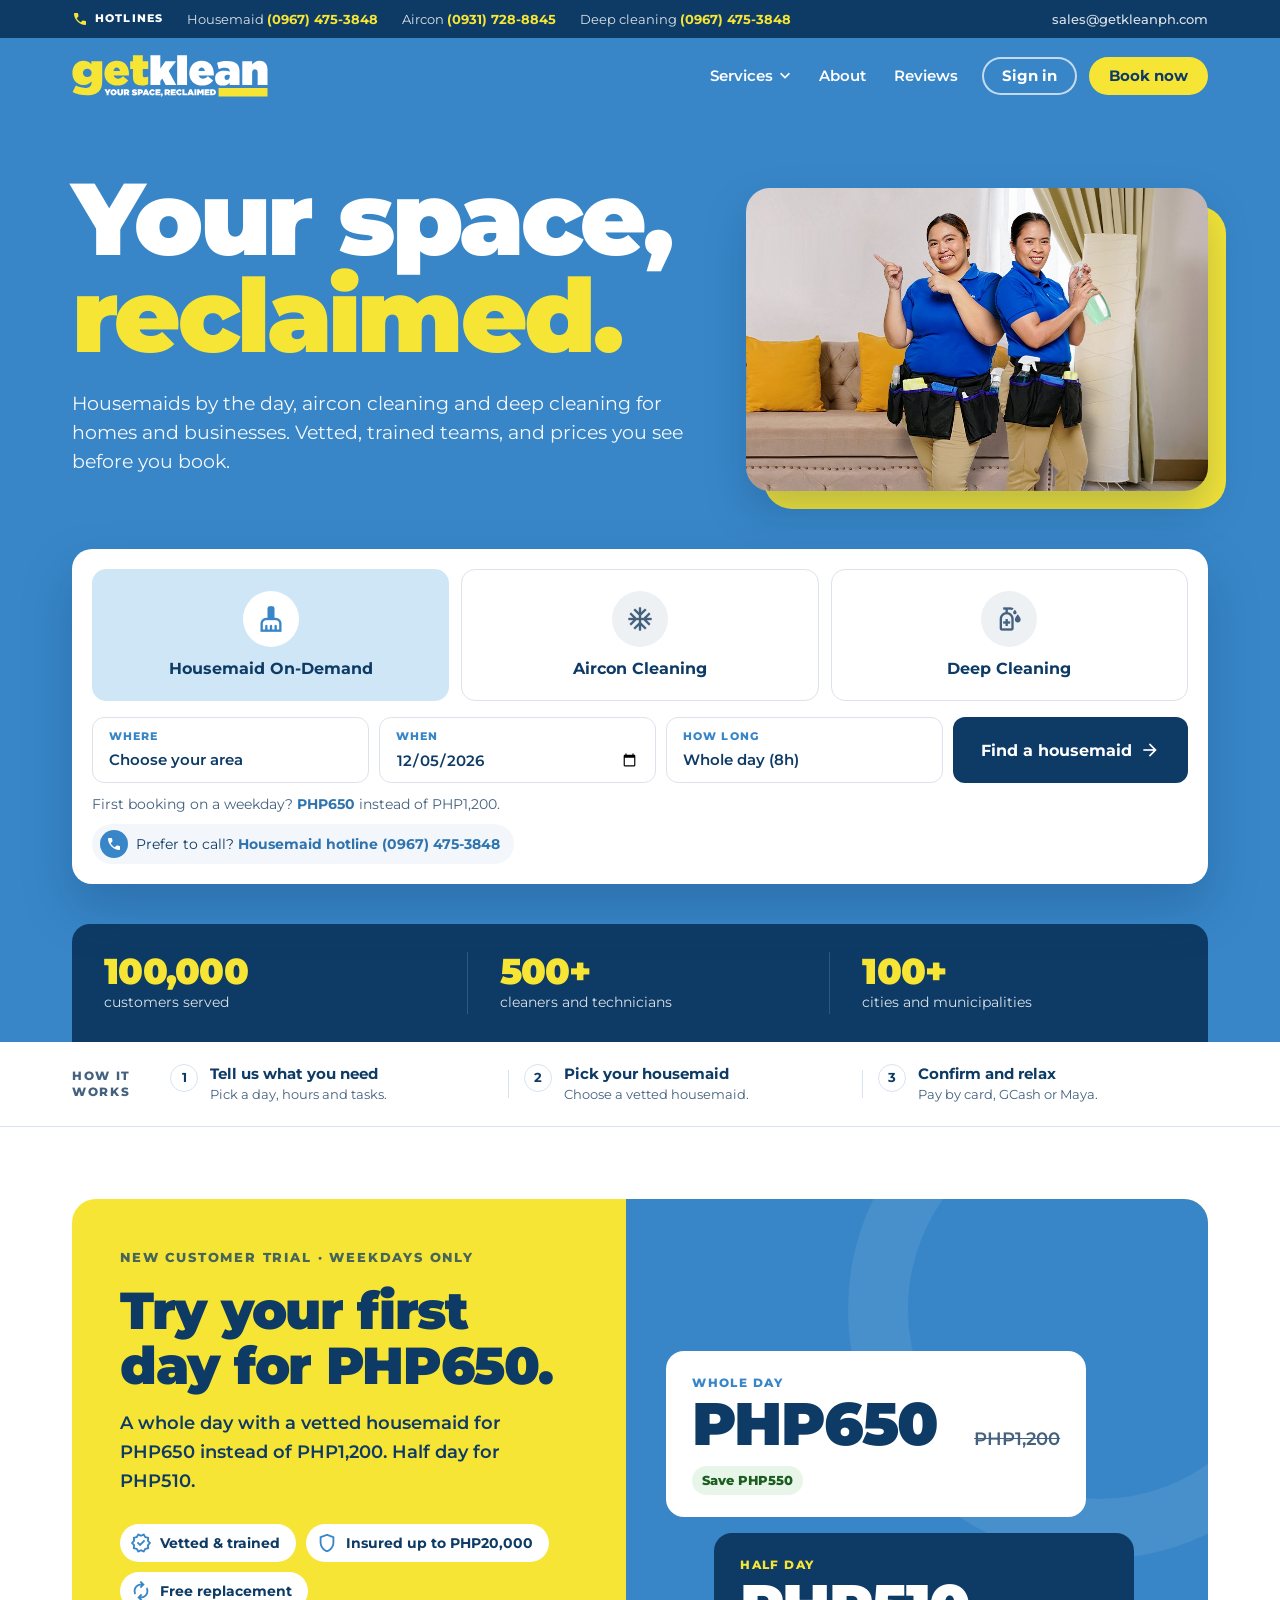
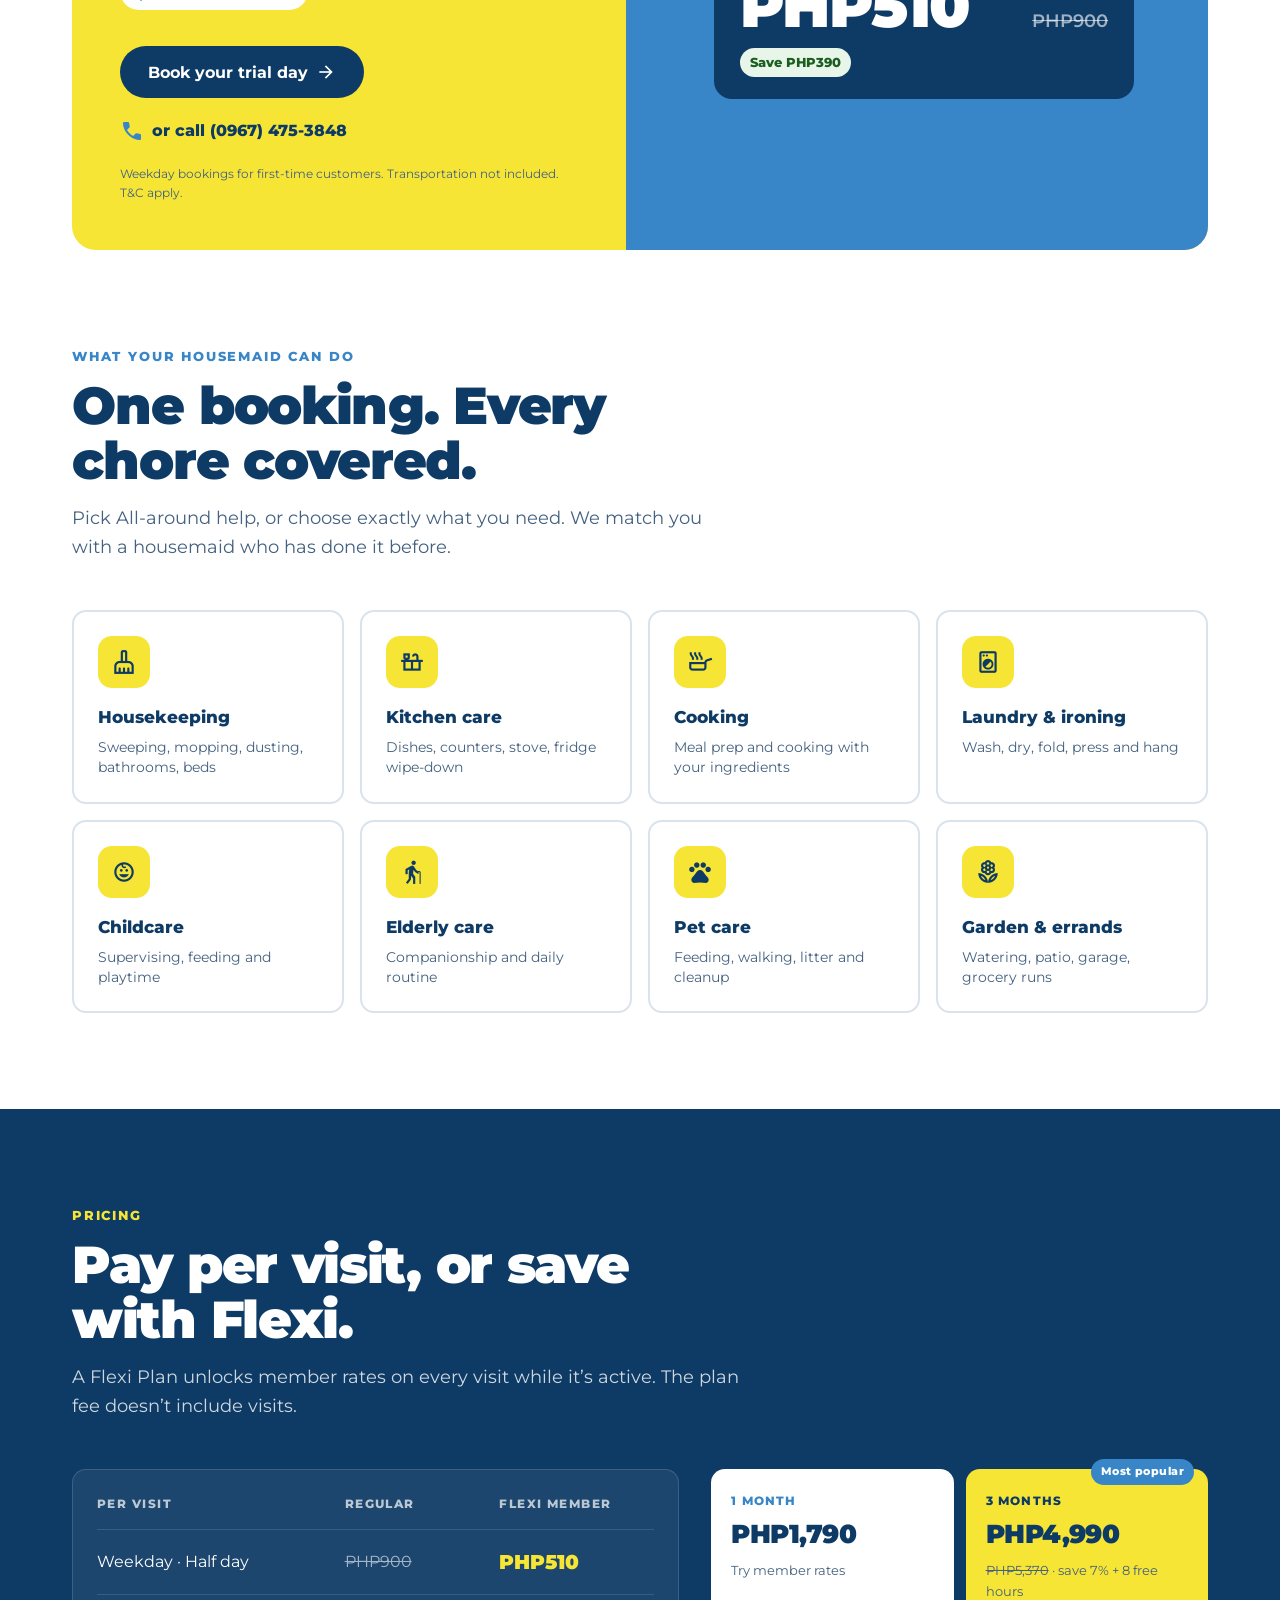
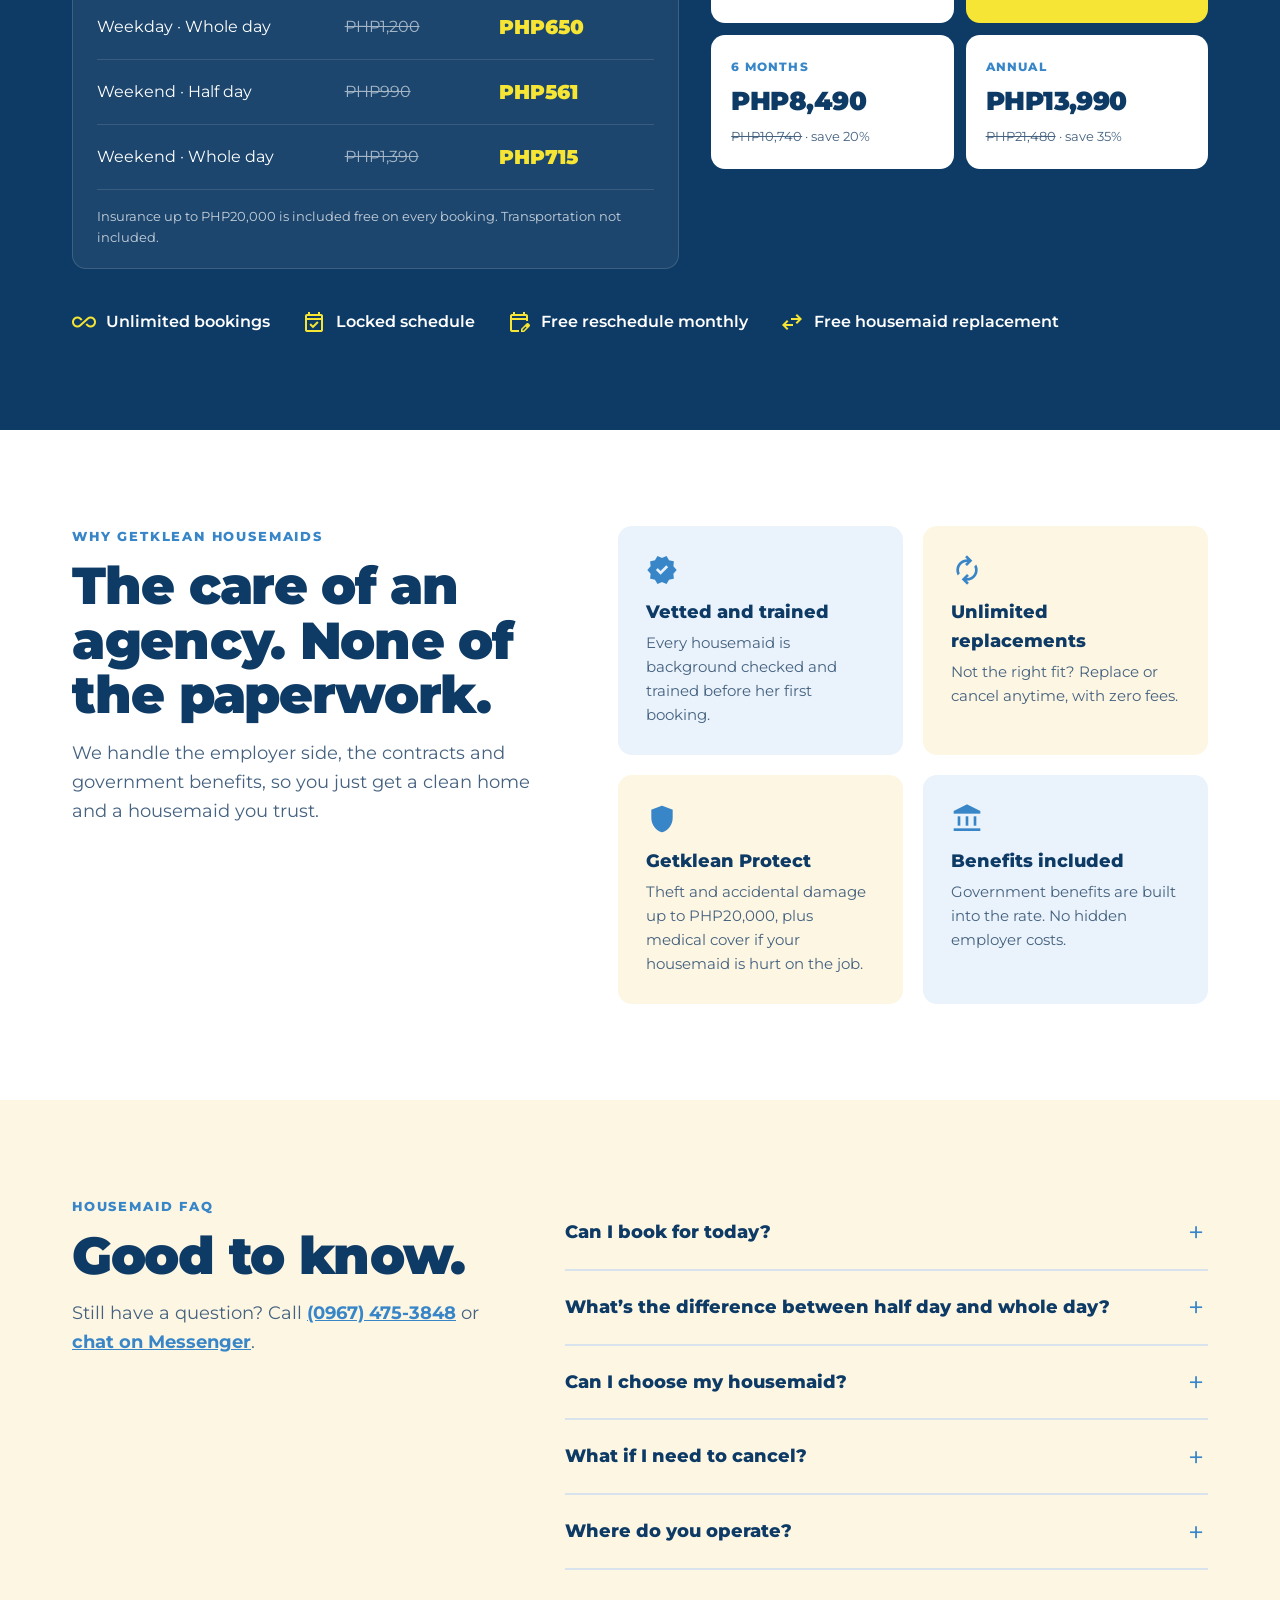
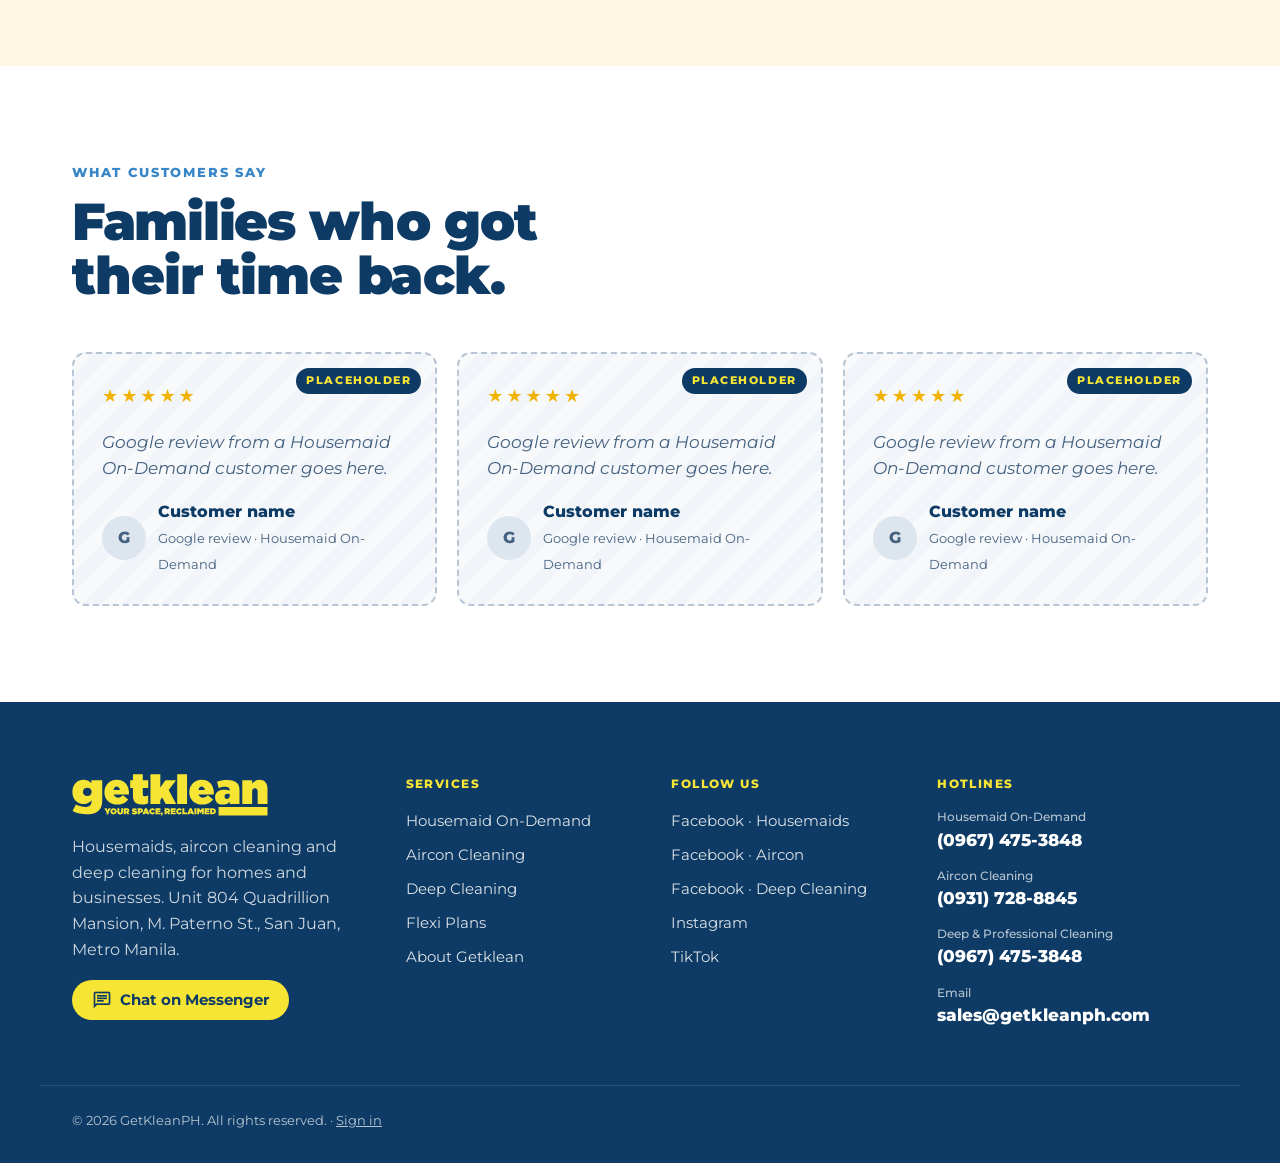
<file: index.html>
<!doctype html>
<html lang="en">
<head>
  <meta charset="utf-8">
  <meta name="viewport" content="width=device-width, initial-scale=1">
  <title>Getklean · Your space, reclaimed</title>
  <meta name="description" content="Housemaids on demand, aircon cleaning and deep cleaning for homes and businesses in Metro Manila. Vetted, trained, insured.">
  <meta property="og:title" content="Getklean · Your space, reclaimed">
  <meta property="og:description" content="Housemaid On-Demand, Aircon Cleaning and Deep Cleaning in Metro Manila.">
  <meta property="og:image" content="brand/logo.png">
  <meta name="theme-color" content="#3886c8">
  <link rel="icon" href="brand/favicon.png">
  <link rel="preconnect" href="https://fonts.googleapis.com">
  <link rel="preconnect" href="https://fonts.gstatic.com" crossorigin>
  <link rel="stylesheet" href="https://fonts.googleapis.com/css2?family=Montserrat:wght@400;500;600;700;800;900&display=swap">
  <link rel="stylesheet" href="https://fonts.googleapis.com/css2?family=Material+Symbols+Outlined:opsz,wght,FILL,GRAD@20..48,400,0..1,0&display=block">
  <link rel="stylesheet" href="site.css">
</head>
<body>
  <a class="skip" href="#main">Skip to content</a>

  <div class="hotbar" role="region" aria-label="Hotlines">
    <div class="container hotbar-in">
      <span class="hb-lbl"><span class="ic fill">call</span>Hotlines</span>
      <span>Housemaid <a href="tel:+639674753848">(0967) 475-3848</a></span>
      <span>Aircon <a href="tel:+639317288845">(0931) 728-8845</a></span>
      <span>Deep cleaning <a href="tel:+639674753848">(0967) 475-3848</a></span>
      <a class="hb-mail" href="mailto:sales@getkleanph.com">sales@getkleanph.com</a>
    </div>
  </div>

  <header class="top" id="top">
    <div class="container top-in">
      <a href="./" class="brand" aria-label="Getklean home"><img src="brand/logo-on-blue.svg" alt="Getklean · Your space, reclaimed" width="192" height="41"></a>
      <button class="menu-btn" aria-label="Open menu" aria-expanded="false" aria-controls="menu"><span class="ic">menu</span></button>
      <nav class="menu" id="menu" aria-label="Main">
        <div class="dd">
          <button class="dd-btn" type="button" aria-expanded="false" aria-controls="dd-services">Services <span class="ic">expand_more</span></button>
          <div class="dd-menu" id="dd-services">
            <a href="#book-housemaid" data-unit-link="housemaid"><span class="ic">cleaning_services</span><span><b>Housemaid On-Demand</b><small>Half or whole day, from PHP510</small></span></a>
            <a href="#book-aircon" data-unit-link="aircon"><span class="ic">ac_unit</span><span><b>Aircon Cleaning</b><small>All unit types, from PHP970</small></span></a>
            <a href="#book-deep" data-unit-link="deep"><span class="ic">sanitizer</span><span><b>Deep Cleaning</b><small>Offices, restaurants, Airbnbs</small></span></a>
          </div>
        </div>
        <a href="about">About</a>
        <a href="#reviews" data-sec-link="reviews">Reviews</a>
        <a class="btn ghost" href="app/#/sign-in">Sign in</a>
        <a class="btn yellow" href="#book">Book now</a>
      </nav>
    </div>
  </header>

  <main id="main">
    <!-- ===================== SHARED MAIN BANNER ===================== -->
    <section class="hero">
      <div class="container hero-grid">
        <div class="hero-copy">
          <h1 class="display">Your space,<br><span class="y">reclaimed.</span></h1>
          <p class="lead">Housemaids by the day, aircon cleaning and deep cleaning for homes and businesses. Vetted, trained teams, and prices you see before you book.</p>
        </div>
        <figure class="hero-figure">
          <img src="img/cover-team.jpg" alt="Two smiling Getklean cleaners in blue uniforms with cleaning tool belts" width="923" height="604" fetchpriority="high">
        </figure>
      </div>

      <div class="container">
        <div class="finder" id="book">
          <div class="svc-tabs" role="tablist" aria-label="Choose a service">
            <button class="svc on" role="tab" aria-selected="true" aria-controls="f-housemaid" id="t-housemaid" data-svc="housemaid"><span class="svc-ic"><span class="ic">cleaning_services</span></span><b>Housemaid On-Demand</b></button>
            <button class="svc" role="tab" aria-selected="false" aria-controls="f-aircon" id="t-aircon" data-svc="aircon" tabindex="-1"><span class="svc-ic"><span class="ic">ac_unit</span></span><b>Aircon Cleaning</b></button>
            <button class="svc" role="tab" aria-selected="false" aria-controls="f-deep" id="t-deep" data-svc="deep" tabindex="-1"><span class="svc-ic"><span class="ic">sanitizer</span></span><b>Deep Cleaning</b></button>
          </div>

          <form class="svc-form" id="f-housemaid" role="tabpanel" aria-labelledby="t-housemaid" data-svc="housemaid" novalidate>
            <label class="q-field"><span>Where</span><select name="where" required><option value="" selected disabled>Choose your area</option><option>Metro Manila</option><option>Bulacan</option><option>Rizal</option></select></label>
            <label class="q-field"><span>When</span><input type="date" name="when" required></label>
            <label class="q-field"><span>How long</span><select name="dur"><option value="whole">Whole day (8h)</option><option value="half">Half day (4h)</option></select></label>
            <button class="btn navy lg" type="submit">Find a housemaid <span class="ic">arrow_forward</span></button>
            <p class="f-note">First booking on a weekday? <b>PHP650</b> instead of PHP1,200.</p>
            <a class="f-call" href="tel:+639674753848"><span class="ic fill">call</span><span>Prefer to call? <b>Housemaid hotline (0967) 475-3848</b></span></a>
          </form>

          <form class="svc-form" id="f-aircon" role="tabpanel" aria-labelledby="t-aircon" data-svc="aircon" hidden novalidate>
            <label class="q-field"><span>Aircon type</span><select name="actype">
              <option value="Window type" data-price="970">Window type · PHP970</option>
              <option value="Split type" data-price="1600" selected>Split type · PHP1,600</option>
              <option value="Floor mounted" data-price="3100">Floor mounted · PHP3,100</option>
              <option value="Cassette type" data-price="5490">Cassette type · PHP5,490</option></select></label>
            <label class="q-field"><span>How many units?</span><select name="units"><option>1</option><option>2</option><option>3</option><option>4</option><option>5</option><option>6</option><option>8</option><option>10</option></select></label>
            <button class="btn navy lg" type="submit">Book now <span class="ic">arrow_forward</span></button>
            <p class="f-note" aria-live="polite">Estimated total <b id="ac-est">PHP1,600</b> · final price confirmed when you book.</p>
            <a class="f-call" href="tel:+639317288845"><span class="ic fill">call</span><span>Prefer to call? <b>Aircon hotline (0931) 728-8845</b></span></a>
          </form>

          <form class="svc-form" id="f-deep" role="tabpanel" aria-labelledby="t-deep" data-svc="deep" hidden novalidate>
            <label class="q-field"><span>Type of space</span><select name="space"><option value="Office">Office · from PHP990</option><option value="Restaurant">Restaurant · from PHP1,490</option><option value="Airbnb">Airbnb / condo unit · from PHP800</option></select></label>
            <label class="q-field"><span>Where</span><select name="where" required><option value="" selected disabled>Choose your area</option><option>Metro Manila</option><option>Bulacan</option><option>Rizal</option><option>Other city</option></select></label>
            <button class="btn navy lg" type="submit">Get a quote <span class="ic">arrow_forward</span></button>
            <p class="f-note">We’ll reply with a quote for your space and schedule.</p>
            <a class="f-call" href="tel:+639674753848"><span class="ic fill">call</span><span>Prefer to call? <b>Deep cleaning hotline (0967) 475-3848</b></span></a>
          </form>
        </div>
      </div>

      <div class="container stats three">
        <div><b>100,000</b><span>customers served</span></div>
        <div><b>500+</b><span>cleaners and technicians</span></div>
        <div><b>100+</b><span>cities and municipalities</span></div>
      </div>
    </section>

    <!-- ===================== HOUSEMAID ON-DEMAND ===================== -->
    <div class="unit" id="unit-housemaid" data-unit="housemaid">
      <section class="how-strip" aria-label="How it works">
        <div class="container hs-in">
          <p class="hs-k">How it works</p>
          <ol class="hs-steps">
            <li><span class="hs-n">1</span><div><b>Tell us what you need</b><small>Pick a day, hours and tasks.</small></div></li>
            <li><span class="hs-n">2</span><div><b>Pick your housemaid</b><small>Choose a vetted housemaid.</small></div></li>
            <li><span class="hs-n">3</span><div><b>Confirm and relax</b><small>Pay by card, GCash or Maya.</small></div></li>
          </ol>
        </div>
      </section>
      <section class="campaign-sec">
        <div class="container">
          <div class="banner trial">
            <div class="banner-copy">
              <p class="kicker">New customer trial · weekdays only</p>
              <h2 class="h2">Try your first day for PHP650.</h2>
              <p class="b-sub">A whole day with a vetted housemaid for PHP650 instead of PHP1,200. Half day for PHP510.</p>
              <ul class="b-perks">
                <li><span class="ic">verified</span>Vetted &amp; trained</li>
                <li><span class="ic">shield</span>Insured up to PHP20,000</li>
                <li><span class="ic">autorenew</span>Free replacement</li>
              </ul>
              <div class="b-actions"><a class="btn navy lg" href="app/#/book/when">Book your trial day <span class="ic">arrow_forward</span></a><a class="b-call" href="tel:+639674753848"><span class="ic fill">call</span>or call (0967) 475-3848</a></div>
              <p class="terms">Weekday bookings for first-time customers. Transportation not included. T&amp;C apply.</p>
            </div>
            <div class="trial-art" aria-hidden="true">
              <div class="ta-price"><small>Whole day</small><b>PHP650</b><s>PHP1,200</s><span class="ta-save">Save PHP550</span></div>
              <div class="ta-price alt"><small>Half day</small><b>PHP510</b><s>PHP900</s><span class="ta-save">Save PHP390</span></div>
            </div>
          </div>
        </div>
      </section>

      <section class="sec">
        <div class="container">
          <p class="kicker">What your housemaid can do</p>
          <h2 class="h2">One booking. Every chore covered.</h2>
          <p class="sub">Pick All-around help, or choose exactly what you need. We match you with a housemaid who has done it before.</p>
          <div class="tasks">
            <div class="task"><span class="ic">cleaning_services</span><b>Housekeeping</b><small>Sweeping, mopping, dusting, bathrooms, beds</small></div>
            <div class="task"><span class="ic">countertops</span><b>Kitchen care</b><small>Dishes, counters, stove, fridge wipe-down</small></div>
            <div class="task"><span class="ic">skillet</span><b>Cooking</b><small>Meal prep and cooking with your ingredients</small></div>
            <div class="task"><span class="ic">local_laundry_service</span><b>Laundry &amp; ironing</b><small>Wash, dry, fold, press and hang</small></div>
            <div class="task"><span class="ic">child_care</span><b>Childcare</b><small>Supervising, feeding and playtime</small></div>
            <div class="task"><span class="ic">elderly</span><b>Elderly care</b><small>Companionship and daily routine</small></div>
            <div class="task"><span class="ic fill">pets</span><b>Pet care</b><small>Feeding, walking, litter and cleanup</small></div>
            <div class="task"><span class="ic">local_florist</span><b>Garden &amp; errands</b><small>Watering, patio, garage, grocery runs</small></div>
          </div>
        </div>
      </section>


      <section class="sec navy">
        <div class="container">
          <p class="kicker y">Pricing</p>
          <h2 class="h2">Pay per visit, or save with Flexi.</h2>
          <p class="sub">A Flexi Plan unlocks member rates on every visit while it’s active. The plan fee doesn’t include visits.</p>
          <div class="price-wrap">
            <div class="rates" role="table" aria-label="Housemaid price per visit">
              <div class="r head" role="row"><span role="columnheader">Per visit</span><span role="columnheader">Regular</span><span role="columnheader">Flexi member</span></div>
              <div class="r" role="row"><span role="cell">Weekday · Half day</span><span role="cell"><s>PHP900</s></span><span role="cell"><b>PHP510</b></span></div>
              <div class="r" role="row"><span role="cell">Weekday · Whole day</span><span role="cell"><s>PHP1,200</s></span><span role="cell"><b>PHP650</b></span></div>
              <div class="r" role="row"><span role="cell">Weekend · Half day</span><span role="cell"><s>PHP990</s></span><span role="cell"><b>PHP561</b></span></div>
              <div class="r" role="row"><span role="cell">Weekend · Whole day</span><span role="cell"><s>PHP1,390</s></span><span role="cell"><b>PHP715</b></span></div>
              <p class="note">Insurance up to PHP20,000 is included free on every booking. Transportation not included.</p>
            </div>
            <div class="plans">
              <a class="plan" href="app/#/book/plan" data-plan="1m"><span class="pl">1 month</span><b>PHP1,790</b><small>Try member rates</small></a>
              <a class="plan pop" href="app/#/book/plan" data-plan="3m"><span class="badge">Most popular</span><span class="pl">3 months</span><b>PHP4,990</b><small><s>PHP5,370</s> · save 7% + 8 free hours</small></a>
              <a class="plan" href="app/#/book/plan" data-plan="6m"><span class="pl">6 months</span><b>PHP8,490</b><small><s>PHP10,740</s> · save 20%</small></a>
              <a class="plan" href="app/#/book/plan" data-plan="12m"><span class="pl">Annual</span><b>PHP13,990</b><small><s>PHP21,480</s> · save 35%</small></a>
            </div>
          </div>
          <ul class="perks">
            <li><span class="ic">all_inclusive</span>Unlimited bookings</li>
            <li><span class="ic">event_available</span>Locked schedule</li>
            <li><span class="ic">edit_calendar</span>Free reschedule monthly</li>
            <li><span class="ic">swap_horiz</span>Free housemaid replacement</li>
          </ul>
        </div>
      </section>

      <section class="sec">
        <div class="container why">
          <div>
            <p class="kicker">Why Getklean housemaids</p>
            <h2 class="h2">The care of an agency. None of the paperwork.</h2>
            <p class="sub">We handle the employer side, the contracts and government benefits, so you just get a clean home and a housemaid you trust.</p>
          </div>
          <ul class="why-list">
            <li><span class="ic fill">verified</span><div><b>Vetted and trained</b><p>Every housemaid is background checked and trained before her first booking.</p></div></li>
            <li><span class="ic fill">autorenew</span><div><b>Unlimited replacements</b><p>Not the right fit? Replace or cancel anytime, with zero fees.</p></div></li>
            <li><span class="ic fill">shield</span><div><b>Getklean Protect</b><p>Theft and accidental damage up to PHP20,000, plus medical cover if your housemaid is hurt on the job.</p></div></li>
            <li><span class="ic fill">account_balance</span><div><b>Benefits included</b><p>Government benefits are built into the rate. No hidden employer costs.</p></div></li>
          </ul>
        </div>
      </section>

      <section class="sec cream">
        <div class="container faq">
          <div><p class="kicker">Housemaid FAQ</p><h2 class="h2">Good to know.</h2>
            <p class="sub">Still have a question? Call <a href="tel:+639674753848">(0967) 475-3848</a> or <a href="https://m.me/getklean.housemaids" target="_blank" rel="noopener">chat on Messenger</a>.</p></div>
          <div class="qa">
            <details><summary>Can I book for today?</summary><p>Yes. Choose “Book now” and pick today or tomorrow. Start times run from 7:00AM to 3:00PM.</p></details>
            <details><summary>What’s the difference between half day and whole day?</summary><p>Half day is 4 hours of service. Whole day is 8 hours: 7 hours of service plus a 1-hour break.</p></details>
            <details><summary>Can I choose my housemaid?</summary><p>Yes. You’ll see recommended housemaids near you with their rating and distance. Pick one, save favorites for next time, or let us match you.</p></details>
            <details><summary>What if I need to cancel?</summary><p>Cancellation is free up to 24 hours before each visit. Flexi members also get a free reschedule once a month.</p></details>
            <details><summary>Where do you operate?</summary><p>Metro Manila, Bulacan and Rizal.</p></details>
          </div>
        </div>
      </section>
      <section class="sec reviews-sec" id="reviews-housemaid" data-sec="reviews">
        <div class="container">
          <p class="kicker">What customers say</p>
          <h2 class="h2">Families who got their time back.</h2>
          <div class="reviews">
            <figure class="ph-review"><span class="ph-tag">Placeholder</span><div class="stars" aria-hidden="true">★★★★★</div><blockquote>Google review from a Housemaid On-Demand customer goes here.</blockquote><figcaption><span class="av">G</span><span><b>Customer name</b><small>Google review · Housemaid On-Demand</small></span></figcaption></figure><figure class="ph-review"><span class="ph-tag">Placeholder</span><div class="stars" aria-hidden="true">★★★★★</div><blockquote>Google review from a Housemaid On-Demand customer goes here.</blockquote><figcaption><span class="av">G</span><span><b>Customer name</b><small>Google review · Housemaid On-Demand</small></span></figcaption></figure><figure class="ph-review"><span class="ph-tag">Placeholder</span><div class="stars" aria-hidden="true">★★★★★</div><blockquote>Google review from a Housemaid On-Demand customer goes here.</blockquote><figcaption><span class="av">G</span><span><b>Customer name</b><small>Google review · Housemaid On-Demand</small></span></figcaption></figure>
          </div>
        </div>
      </section>
    </div>

    <!-- ===================== AIRCON CLEANING ===================== -->
    <div class="unit" id="unit-aircon" data-unit="aircon" hidden>
      <section class="how-strip" aria-label="How it works">
        <div class="container hs-in">
          <p class="hs-k">How it works</p>
          <ol class="hs-steps">
            <li><span class="hs-n">1</span><div><b>Tell us your units</b><small>Choose the type and number of units.</small></div></li>
            <li><span class="hs-n">2</span><div><b>Pick a schedule</b><small>Book online or call our hotline.</small></div></li>
            <li><span class="hs-n">3</span><div><b>We clean, you cool down</b><small>We clean each unit and tidy up.</small></div></li>
          </ol>
        </div>
      </section>
      <section class="campaign-sec">
        <div class="container">
          <div class="banner elnino">
            <div class="banner-copy">
              <p class="kicker">Aircon cleaning · El Niño</p>
              <h2 class="h2">Is your aircon ready for El Niño?</h2>
              <p class="b-sub">Keep your aircon clean and ready for the heat.</p>
              <ul class="b-perks">
                <li><span class="ic">ac_unit</span>Better cooling</li>
                <li><span class="ic">air</span>Cleaner air</li>
                <li><span class="ic">device_thermostat</span>Higher efficiency</li>
              </ul>
              <div class="b-actions"><a class="btn navy lg" href="#book-aircon">Book now <span class="ic">arrow_forward</span></a><a class="b-call" href="tel:+639317288845"><span class="ic fill">call</span>or call (0931) 728-8845</a></div>
            </div>
            <div class="banner-photo"><img src="img/aircon-el-nino.jpg" alt="A woman sitting on her bed, sweating in the heat" width="1080" height="640" loading="lazy"></div>
          </div>
        </div>
      </section>

      <section class="sec">
        <div class="container">
          <p class="kicker">Rates</p>
          <h2 class="h2">Stay cool with professional aircon cleaning.</h2>
          <p class="sub">Boost your air quality, extend your aircon’s life and save on energy bills, all with a single cleaning.</p>
          <div class="ac-rates">
            <button class="ac-card" data-actype="Window type"><span class="ic">window</span><b>Window type</b><span class="ac-p">PHP970</span><span class="ac-go">Book <span class="ic">arrow_forward</span></span></button>
            <button class="ac-card pop" data-actype="Split type"><span class="ic">ac_unit</span><b>Split type</b><span class="ac-p">PHP1,600</span><span class="ac-go">Book <span class="ic">arrow_forward</span></span></button>
            <button class="ac-card" data-actype="Floor mounted"><span class="ic">kitchen</span><b>Floor mounted</b><span class="ac-p">PHP3,100</span><span class="ac-go">Book <span class="ic">arrow_forward</span></span></button>
            <button class="ac-card" data-actype="Cassette type"><span class="ic">grid_view</span><b>Cassette type</b><span class="ac-p">PHP5,490</span><span class="ac-go">Book <span class="ic">arrow_forward</span></span></button>
          </div>
        </div>
      </section>

      <section class="sec cream">
        <div class="container why">
          <div>
            <p class="kicker">Why clean your aircon</p>
            <h2 class="h2">Cooler rooms. Cleaner air. Lower bills.</h2>
            <p class="sub">Trusted by thousands of households in Metro Manila.</p>
          </div>
          <ul class="why-list">
            <li><span class="ic">air</span><div><b>Improved air quality</b><p>Remove dust, allergens and bacteria.</p></div></li>
            <li><span class="ic">bolt</span><div><b>Energy efficiency</b><p>Reduce your energy bills.</p></div></li>
            <li><span class="ic">event_available</span><div><b>Quick and convenient</b><p>Book online or through our hotline.</p></div></li>
            <li><span class="ic">build</span><div><b>Longer lifespan</b><p>Prevent wear and tear on your unit.</p></div></li>
          </ul>
        </div>
      </section>


      <section class="sec cream">
        <div class="container faq">
          <div><p class="kicker">Aircon FAQ</p><h2 class="h2">Good to know.</h2>
            <p class="sub">Still have a question? Call <a href="tel:+639317288845">(0931) 728-8845</a>.</p></div>
          <div class="qa">
            <details><summary>Which aircon types do you clean?</summary><p>Window type, split type, floor mounted and cassette type units.</p></details>
            <details><summary>How do I book?</summary><p>Choose your aircon type and number of units above and tap Book now, or call our aircon hotline at (0931) 728-8845.</p></details>
            <details><summary>Where are you available?</summary><p>Metro Manila and most key cities in the Philippines.</p></details>
          </div>
        </div>
      </section>
      <section class="sec reviews-sec" id="reviews-aircon" data-sec="reviews">
        <div class="container">
          <p class="kicker">What customers say</p>
          <h2 class="h2">Cool rooms, happy customers.</h2>
          <div class="reviews">
            <figure><div class="stars" aria-label="5 out of 5 stars">★★★★★</div><blockquote>“I just had my air conditioner cleaned, wow amazing service! I am blown away at how clean it now is… It looks brand new. Lovely company to do business with, very friendly &amp; professional from sales to technician.”</blockquote><figcaption><span class="av">NR</span><span><b>Niessel Rizaldo</b><small>Aircon cleaning</small></span></figcaption></figure><figure><div class="stars" aria-label="5 out of 5 stars">★★★★★</div><blockquote>“It’s my first time to try booking your services, and I have to say, 10/10! Truly bumalik nga ang lamig ng 2y/o aircon namin, we thought may problem lang with the freon. They worked fast and efficiently.”</blockquote><figcaption><span class="av">M</span><span><b>Milcah</b><small>Aircon cleaning</small></span></figcaption></figure><figure><div class="stars" aria-label="5 out of 5 stars">★★★★★</div><blockquote>“Problem solved. Unlike other service providers na basta lang mabugahan ng tubig yung unit para masabing malinis. From now on, GetKlean is our family go-to aircon service. Thank you very much!”</blockquote><figcaption><span class="av">JT</span><span><b>Johnson Tang</b><small>Aircon cleaning</small></span></figcaption></figure>
          </div>
        </div>
      </section>
      <section class="sec clients-sec" id="clients-aircon" data-sec="clients">
        <div class="container">
          <p class="kicker">Clients and partners</p>
          <h2 class="h2">Trusted by brands you know.</h2>
          <ul class="logos" aria-label="Clients and partners">
          <li><img src="https://static.wixstatic.com/media/497128_9275147d985046afaaea61345274e44d~mv2.png/v1/fill/w_980,h_1123,al_c,q_90,usm_0.66_1.00_0.01,enc_avif,quality_auto/JBFCF-f8098eac.png" alt="Jollibee" loading="lazy" decoding="async" onerror="this.replaceWith(Object.assign(document.createElement('span'),{className:'logo-fb',textContent:this.alt}))"></li>
          <li><img src="https://static.wixstatic.com/media/497128_367b0bf2c3ad4a399a6a7c266b270743~mv2.png/v1/fill/w_980,h_214,al_c,q_85,usm_0.66_1.00_0.01,enc_avif,quality_auto/manam-logo-updated-png.png" alt="Manam" loading="lazy" decoding="async" onerror="this.replaceWith(Object.assign(document.createElement('span'),{className:'logo-fb',textContent:this.alt}))"></li>
          <li><img src="https://static.wixstatic.com/media/497128_d88f51065b21479f9e0c1607899b0015~mv2.jpg/v1/fill/w_980,h_980,al_c,q_85,usm_0.66_1.00_0.01,enc_avif,quality_auto/301219640_402673242002290_8098956746775640752_n.jpg" alt="Bruno’s" loading="lazy" decoding="async" onerror="this.replaceWith(Object.assign(document.createElement('span'),{className:'logo-fb',textContent:this.alt}))"></li>
          <li><img src="https://static.wixstatic.com/media/497128_a25e85c65d7845ca938d48fd1dec2231~mv2.png/v1/fill/w_667,h_830,al_c,q_90,enc_avif,quality_auto/CLIENTS-WE-SERVE_0041_PNP.png" alt="PNP" loading="lazy" decoding="async" onerror="this.replaceWith(Object.assign(document.createElement('span'),{className:'logo-fb',textContent:this.alt}))"></li>
          <li><img src="https://static.wixstatic.com/media/497128_976db87bea5f412c84b6714fe8434a30~mv2.png/v1/fill/w_900,h_500,al_c,q_90,enc_avif,quality_auto/naval-group-vector-logo.png" alt="Naval Group" loading="lazy" decoding="async" onerror="this.replaceWith(Object.assign(document.createElement('span'),{className:'logo-fb',textContent:this.alt}))"></li>
          <li><img src="https://static.wixstatic.com/media/497128_c6519fcc5a8b46d8aa9c4cb7130e2918~mv2.png/v1/fill/w_980,h_980,al_c,q_90,usm_0.66_1.00_0.01,enc_avif,quality_auto/CLIENTS-WE-SERVE_0042_GOOGLE.png" alt="Google" loading="lazy" decoding="async" onerror="this.replaceWith(Object.assign(document.createElement('span'),{className:'logo-fb',textContent:this.alt}))"></li>
          <li><img src="https://static.wixstatic.com/media/497128_cad1b89ad78c4576826b125ed38b7638~mv2.png/v1/fill/w_280,h_80,al_c,q_85,enc_avif,quality_auto/secureops.png" alt="Secureops" loading="lazy" decoding="async" onerror="this.replaceWith(Object.assign(document.createElement('span'),{className:'logo-fb',textContent:this.alt}))"></li>
          <li><img src="https://static.wixstatic.com/media/497128_d526bb04518d4914a95c721c02abe265~mv2.png/v1/fill/w_980,h_718,al_c,q_90,usm_0.66_1.00_0.01,enc_avif,quality_auto/CLIENTS-WE-SERVE_0038_SECURITY-BANK.png" alt="Security Bank" loading="lazy" decoding="async" onerror="this.replaceWith(Object.assign(document.createElement('span'),{className:'logo-fb',textContent:this.alt}))"></li>
          <li><img src="https://static.wixstatic.com/media/497128_68a0f43ee97b437fb7b1e54911200974~mv2.png/v1/fill/w_980,h_980,al_c,q_90,usm_0.66_1.00_0.01,enc_avif,quality_auto/CLIENTS-WE-SERVE_0040_PS-BANK.png" alt="PSBank" loading="lazy" decoding="async" onerror="this.replaceWith(Object.assign(document.createElement('span'),{className:'logo-fb',textContent:this.alt}))"></li>
          <li><img src="https://static.wixstatic.com/media/497128_c4a17e9d22c14100817a133e2b6993b9~mv2.jpg/v1/fill/w_980,h_794,al_c,q_85,usm_0.66_1.00_0.01,enc_avif,quality_auto/Belo-Logo-CA8161-0218-edited-scaled.jpg" alt="Belo" loading="lazy" decoding="async" onerror="this.replaceWith(Object.assign(document.createElement('span'),{className:'logo-fb',textContent:this.alt}))"></li>
          <li><img src="https://static.wixstatic.com/media/497128_5f7709f6032945bb902b8178e941a482~mv2.png/v1/fill/w_980,h_980,al_c,q_90,usm_0.66_1.00_0.01,enc_avif,quality_auto/CLIENTS-WE-SERVE_0037_UNILEVER.png" alt="Unilever" loading="lazy" decoding="async" onerror="this.replaceWith(Object.assign(document.createElement('span'),{className:'logo-fb',textContent:this.alt}))"></li>
          <li><img src="https://static.wixstatic.com/media/497128_1ec34f7f7013476e90d3c271567f0985~mv2.png/v1/fill/w_207,h_244,al_c,q_85,enc_avif,quality_auto/images.png" alt="Zenith Medical" loading="lazy" decoding="async" onerror="this.replaceWith(Object.assign(document.createElement('span'),{className:'logo-fb',textContent:this.alt}))"></li>
          <li><img src="https://static.wixstatic.com/media/497128_8936edbce6a043f7b0af9b27cecbe893~mv2.png/v1/fill/w_980,h_980,al_c,q_90,usm_0.66_1.00_0.01,enc_avif,quality_auto/CLIENTS-WE-SERVE_0039_RESORT-WORLD.png" alt="Resorts World" loading="lazy" decoding="async" onerror="this.replaceWith(Object.assign(document.createElement('span'),{className:'logo-fb',textContent:this.alt}))"></li>
          <li><img src="https://static.wixstatic.com/media/497128_42959f26649c40edabf9c3e3a5b5ee9e~mv2.png/v1/fill/w_980,h_980,al_c,q_90,usm_0.66_1.00_0.01,enc_avif,quality_auto/CLIENTS-WE-SERVE_0036_SM.png" alt="SM Supermalls" loading="lazy" decoding="async" onerror="this.replaceWith(Object.assign(document.createElement('span'),{className:'logo-fb',textContent:this.alt}))"></li>
        </ul>
        </div>
      </section>
    </div>

    <!-- ===================== DEEP CLEANING (Getklean Professional) ===================== -->
    <div class="unit" id="unit-deep" data-unit="deep" hidden>
      <section class="how-strip" aria-label="How it works">
        <div class="container hs-in">
          <p class="hs-k">How it works</p>
          <ol class="hs-steps">
            <li><span class="hs-n">1</span><div><b>Tell us about your space</b><small>Office, restaurant or Airbnb.</small></div></li>
            <li><span class="hs-n">2</span><div><b>Get your quote</b><small>Priced for your space and scope.</small></div></li>
            <li><span class="hs-n">3</span><div><b>We schedule your crew</b><small>Timed around your business hours.</small></div></li>
          </ol>
        </div>
      </section>
      <section class="campaign-sec">
        <div class="container">
          <div class="banner placeholder" role="img" aria-label="Deep cleaning campaign placeholder">
            <div class="ph-in">
              <span class="ph-tag">Placeholder</span>
              <span class="ic">image</span>
              <p class="ph-t">Deep Cleaning campaign art</p>
              <p class="ph-s">Drop the campaign banner here · recommended 1920 × 720 px (desktop) and 1080 × 1080 px (mobile)</p>
            </div>
          </div>
        </div>
      </section>

      <section class="sec">
        <div class="container">
          <p class="kicker">Getklean Professional</p>
          <h2 class="h2">Cleaner workplace, happier headspace.</h2>
          <p class="sub">Top-tier deep cleaning for businesses and rentals. Cleaner, healthier spaces that lift productivity and guest satisfaction.</p>
          <div class="pro-cards">
            <article class="pro"><span class="pro-ic"><span class="ic">apartment</span></span><h3>Office cleaning</h3><p class="from">Starts at <b>PHP990</b></p><ul><li>Lobby</li><li>Working areas and cubicles</li><li>Restrooms</li><li>Office pantry</li><li>Conference rooms</li></ul><button class="btn navy" data-space="Office">Get a quote</button></article>
            <article class="pro"><span class="pro-ic"><span class="ic">restaurant</span></span><h3>Restaurant cleaning</h3><p class="from">Starts at <b>PHP1,490</b></p><ul><li>Dining area</li><li>Restrooms</li></ul><button class="btn navy" data-space="Restaurant">Get a quote</button></article>
            <article class="pro"><span class="pro-ic"><span class="ic">bed</span></span><h3>Airbnb cleaning</h3><p class="from">Starts at <b>PHP800</b></p><ul><li>Check-out, check-in cleaning</li><li>Laundry</li><li>Room quality checking</li></ul><button class="btn navy" data-space="Airbnb">Get a quote</button></article>
          </div>
        </div>
      </section>

      <section class="sec cream">
        <div class="container why">
          <div>
            <p class="kicker">Why Getklean Professional</p>
            <h2 class="h2">Cleanliness is next to business excellence.</h2>
            <p class="sub">Trusted by brands in food, banking, tech, government, hospitality and retail.</p>
          </div>
          <ul class="why-list">
            <li><span class="ic">groups</span><div><b>Trained, professional crews</b><p>Polite, well-trained cleaners who know commercial spaces.</p></div></li>
            <li><span class="ic">task_alt</span><div><b>Meticulous and efficient</b><p>Thorough work that keeps your operations running.</p></div></li>
            <li><span class="ic">science</span><div><b>High-standard chemicals</b><p>Professional-grade products for a deeper, safer clean.</p></div></li>
            <li><span class="ic">request_quote</span><div><b>Clear quotes</b><p>Transparent starting prices, with a quote for your exact scope.</p></div></li>
          </ul>
        </div>
      </section>

      <section class="sec reviews-sec" id="reviews-deep" data-sec="reviews">
        <div class="container">
          <p class="kicker">What customers say</p>
          <h2 class="h2">Spotless spaces, from homes to offices.</h2>
          <div class="reviews">
            <figure><div class="stars" aria-label="5 out of 5 stars">★★★★★</div><blockquote>“GetKlean is very meticulous and efficient. They make sure to clean every nook and cranny. Their cleaning crew is well trained, polite and very professional.”</blockquote><figcaption><span class="av">DD</span><span><b>Denise De Jesus</b><small>Deep cleaning</small></span></figcaption></figure><figure><div class="stars" aria-label="5 out of 5 stars">★★★★★</div><blockquote>“10/10 ratings for their dedication and hardwork. They rarely talk to each other because they are so busy doing such a great job at cleaning our house.”</blockquote><figcaption><span class="av">RM</span><span><b>Raech May</b><small>Home cleaning</small></span></figcaption></figure><figure><div class="stars" aria-label="5 out of 5 stars">★★★★★</div><blockquote>“They really know what they are doing, very focused on their work.”</blockquote><figcaption><span class="av">CA</span><span><b>Charlie A.</b><small>Getklean customer</small></span></figcaption></figure>
          </div>
        </div>
      </section>
      <section class="sec clients-sec" id="clients-deep" data-sec="clients">
        <div class="container">
          <p class="kicker">Clients and partners</p>
          <h2 class="h2">Trusted by brands you know.</h2>
          <ul class="logos" aria-label="Clients and partners">
          <li><img src="https://static.wixstatic.com/media/497128_9275147d985046afaaea61345274e44d~mv2.png/v1/fill/w_980,h_1123,al_c,q_90,usm_0.66_1.00_0.01,enc_avif,quality_auto/JBFCF-f8098eac.png" alt="Jollibee" loading="lazy" decoding="async" onerror="this.replaceWith(Object.assign(document.createElement('span'),{className:'logo-fb',textContent:this.alt}))"></li>
          <li><img src="https://static.wixstatic.com/media/497128_367b0bf2c3ad4a399a6a7c266b270743~mv2.png/v1/fill/w_980,h_214,al_c,q_85,usm_0.66_1.00_0.01,enc_avif,quality_auto/manam-logo-updated-png.png" alt="Manam" loading="lazy" decoding="async" onerror="this.replaceWith(Object.assign(document.createElement('span'),{className:'logo-fb',textContent:this.alt}))"></li>
          <li><img src="https://static.wixstatic.com/media/497128_d88f51065b21479f9e0c1607899b0015~mv2.jpg/v1/fill/w_980,h_980,al_c,q_85,usm_0.66_1.00_0.01,enc_avif,quality_auto/301219640_402673242002290_8098956746775640752_n.jpg" alt="Bruno’s" loading="lazy" decoding="async" onerror="this.replaceWith(Object.assign(document.createElement('span'),{className:'logo-fb',textContent:this.alt}))"></li>
          <li><img src="https://static.wixstatic.com/media/497128_a25e85c65d7845ca938d48fd1dec2231~mv2.png/v1/fill/w_667,h_830,al_c,q_90,enc_avif,quality_auto/CLIENTS-WE-SERVE_0041_PNP.png" alt="PNP" loading="lazy" decoding="async" onerror="this.replaceWith(Object.assign(document.createElement('span'),{className:'logo-fb',textContent:this.alt}))"></li>
          <li><img src="https://static.wixstatic.com/media/497128_976db87bea5f412c84b6714fe8434a30~mv2.png/v1/fill/w_900,h_500,al_c,q_90,enc_avif,quality_auto/naval-group-vector-logo.png" alt="Naval Group" loading="lazy" decoding="async" onerror="this.replaceWith(Object.assign(document.createElement('span'),{className:'logo-fb',textContent:this.alt}))"></li>
          <li><img src="https://static.wixstatic.com/media/497128_c6519fcc5a8b46d8aa9c4cb7130e2918~mv2.png/v1/fill/w_980,h_980,al_c,q_90,usm_0.66_1.00_0.01,enc_avif,quality_auto/CLIENTS-WE-SERVE_0042_GOOGLE.png" alt="Google" loading="lazy" decoding="async" onerror="this.replaceWith(Object.assign(document.createElement('span'),{className:'logo-fb',textContent:this.alt}))"></li>
          <li><img src="https://static.wixstatic.com/media/497128_cad1b89ad78c4576826b125ed38b7638~mv2.png/v1/fill/w_280,h_80,al_c,q_85,enc_avif,quality_auto/secureops.png" alt="Secureops" loading="lazy" decoding="async" onerror="this.replaceWith(Object.assign(document.createElement('span'),{className:'logo-fb',textContent:this.alt}))"></li>
          <li><img src="https://static.wixstatic.com/media/497128_d526bb04518d4914a95c721c02abe265~mv2.png/v1/fill/w_980,h_718,al_c,q_90,usm_0.66_1.00_0.01,enc_avif,quality_auto/CLIENTS-WE-SERVE_0038_SECURITY-BANK.png" alt="Security Bank" loading="lazy" decoding="async" onerror="this.replaceWith(Object.assign(document.createElement('span'),{className:'logo-fb',textContent:this.alt}))"></li>
          <li><img src="https://static.wixstatic.com/media/497128_68a0f43ee97b437fb7b1e54911200974~mv2.png/v1/fill/w_980,h_980,al_c,q_90,usm_0.66_1.00_0.01,enc_avif,quality_auto/CLIENTS-WE-SERVE_0040_PS-BANK.png" alt="PSBank" loading="lazy" decoding="async" onerror="this.replaceWith(Object.assign(document.createElement('span'),{className:'logo-fb',textContent:this.alt}))"></li>
          <li><img src="https://static.wixstatic.com/media/497128_c4a17e9d22c14100817a133e2b6993b9~mv2.jpg/v1/fill/w_980,h_794,al_c,q_85,usm_0.66_1.00_0.01,enc_avif,quality_auto/Belo-Logo-CA8161-0218-edited-scaled.jpg" alt="Belo" loading="lazy" decoding="async" onerror="this.replaceWith(Object.assign(document.createElement('span'),{className:'logo-fb',textContent:this.alt}))"></li>
          <li><img src="https://static.wixstatic.com/media/497128_5f7709f6032945bb902b8178e941a482~mv2.png/v1/fill/w_980,h_980,al_c,q_90,usm_0.66_1.00_0.01,enc_avif,quality_auto/CLIENTS-WE-SERVE_0037_UNILEVER.png" alt="Unilever" loading="lazy" decoding="async" onerror="this.replaceWith(Object.assign(document.createElement('span'),{className:'logo-fb',textContent:this.alt}))"></li>
          <li><img src="https://static.wixstatic.com/media/497128_1ec34f7f7013476e90d3c271567f0985~mv2.png/v1/fill/w_207,h_244,al_c,q_85,enc_avif,quality_auto/images.png" alt="Zenith Medical" loading="lazy" decoding="async" onerror="this.replaceWith(Object.assign(document.createElement('span'),{className:'logo-fb',textContent:this.alt}))"></li>
          <li><img src="https://static.wixstatic.com/media/497128_8936edbce6a043f7b0af9b27cecbe893~mv2.png/v1/fill/w_980,h_980,al_c,q_90,usm_0.66_1.00_0.01,enc_avif,quality_auto/CLIENTS-WE-SERVE_0039_RESORT-WORLD.png" alt="Resorts World" loading="lazy" decoding="async" onerror="this.replaceWith(Object.assign(document.createElement('span'),{className:'logo-fb',textContent:this.alt}))"></li>
          <li><img src="https://static.wixstatic.com/media/497128_42959f26649c40edabf9c3e3a5b5ee9e~mv2.png/v1/fill/w_980,h_980,al_c,q_90,usm_0.66_1.00_0.01,enc_avif,quality_auto/CLIENTS-WE-SERVE_0036_SM.png" alt="SM Supermalls" loading="lazy" decoding="async" onerror="this.replaceWith(Object.assign(document.createElement('span'),{className:'logo-fb',textContent:this.alt}))"></li>
        </ul>
        </div>
      </section>
    </div>

  </main>

  <footer class="foot">
    <div class="container foot-in">
      <div class="foot-brand">
        <img src="brand/logo-yellow.svg" alt="Getklean" width="192" height="41">
        <p>Housemaids, aircon cleaning and deep cleaning for homes and businesses. Unit 804 Quadrillion Mansion, M. Paterno St., San Juan, Metro Manila.</p>
        <a class="btn yellow" href="https://m.me/getklean.housemaids" target="_blank" rel="noopener"><span class="ic">chat</span> Chat on Messenger</a>
      </div>
      <nav aria-label="Services"><p>Services</p><a href="#book-housemaid" data-unit-link="housemaid">Housemaid On-Demand</a><a href="#book-aircon" data-unit-link="aircon">Aircon Cleaning</a><a href="#book-deep" data-unit-link="deep">Deep Cleaning</a><a href="app/#/book/plan">Flexi Plans</a><a href="about">About Getklean</a></nav>
      <nav aria-label="Follow us"><p>Follow us</p><a href="https://www.facebook.com/getklean.housemaids" target="_blank" rel="noopener">Facebook · Housemaids</a><a href="https://www.facebook.com/getkleanaircon" target="_blank" rel="noopener">Facebook · Aircon</a><a href="https://www.facebook.com/getkleanhomecleaning" target="_blank" rel="noopener">Facebook · Deep Cleaning</a><a href="https://www.instagram.com/getkleanofficial" target="_blank" rel="noopener">Instagram</a><a href="https://www.tiktok.com/@getkleanofficial" target="_blank" rel="noopener">TikTok</a></nav>
      <div class="foot-hot"><p>Hotlines</p>
        <a href="tel:+639674753848"><small>Housemaid On-Demand</small>(0967) 475-3848</a>
        <a href="tel:+639317288845"><small>Aircon Cleaning</small>(0931) 728-8845</a>
        <a href="tel:+639674753848"><small>Deep &amp; Professional Cleaning</small>(0967) 475-3848</a>
        <a href="mailto:sales@getkleanph.com"><small>Email</small>sales@getkleanph.com</a>
      </div>
    </div>
    <div class="container legal">© <span id="yr">2026</span> GetKleanPH. All rights reserved. · <a href="app/#/sign-in">Sign in</a></div>
  </footer>

  <div class="m-bar" role="region" aria-label="Quick actions">
    <button class="mb-call call-fab" aria-haspopup="dialog" aria-controls="call-sheet"><span class="ic fill">call</span>Call</button>
    <a class="mb-book" href="#book"><span class="ic">event_available</span>Book now</a>
  </div>
  <div class="call-sheet" id="call-sheet" role="dialog" aria-modal="true" aria-label="Call a hotline" hidden>
    <div class="cs-card">
      <div class="cs-head"><b>Call a hotline</b><button class="cs-x" aria-label="Close"><span class="ic">close</span></button></div>
      <a href="tel:+639674753848"><span class="ic">cleaning_services</span><span><small>Housemaid On-Demand</small>(0967) 475-3848</span></a>
      <a href="tel:+639317288845"><span class="ic">ac_unit</span><span><small>Aircon Cleaning</small>(0931) 728-8845</span></a>
      <a href="tel:+639674753848"><span class="ic">sanitizer</span><span><small>Deep &amp; Professional Cleaning</small>(0967) 475-3848</span></a>
    </div>
  </div>

  <script src="site.js" defer></script>
</body>
</html>
</file>
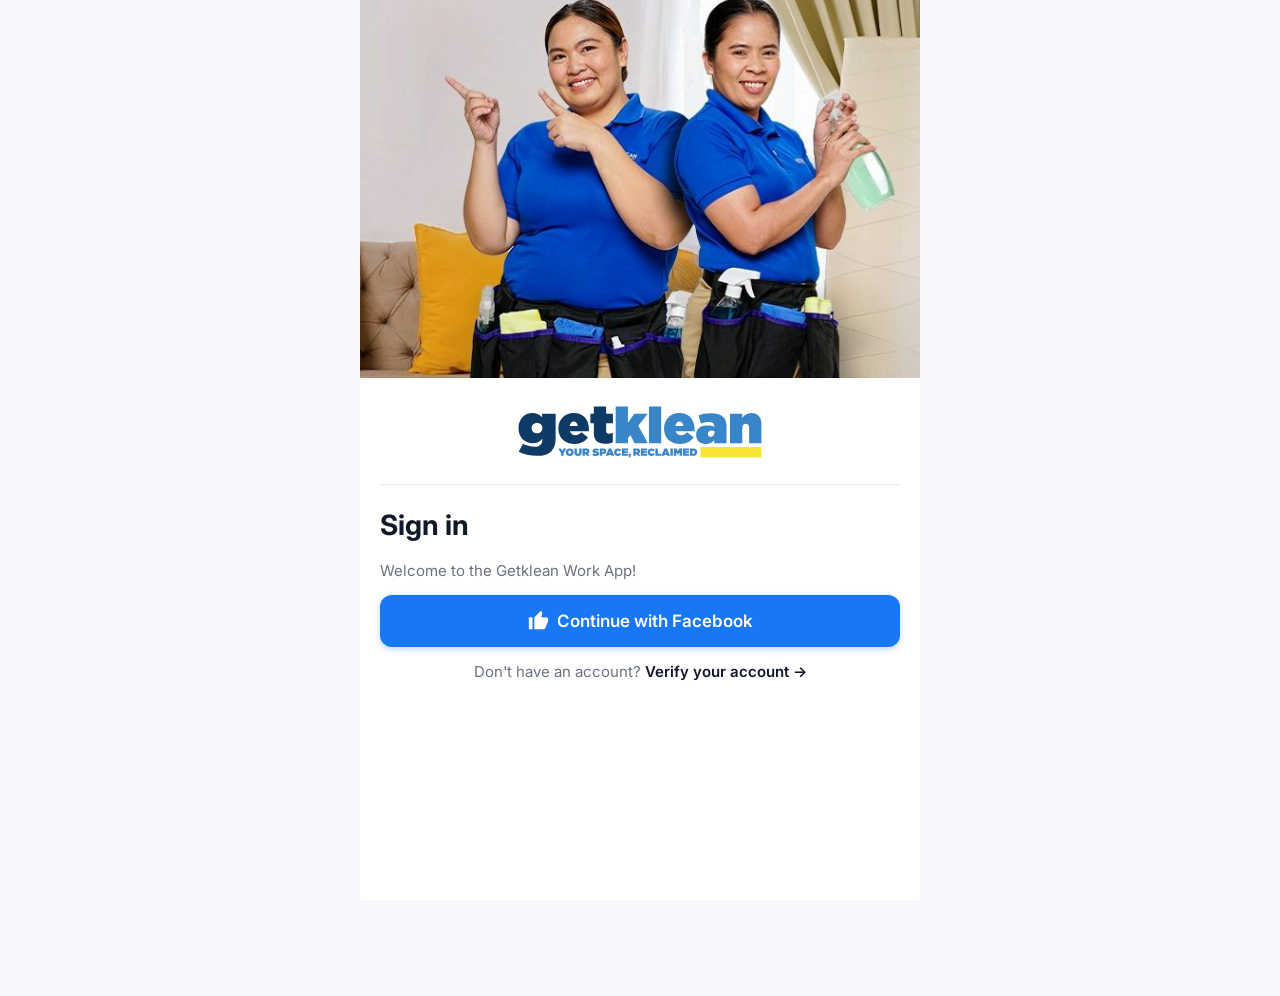
<file: worker/index.html>
<!doctype html>
<html lang="en">
<head>
  <meta charset="utf-8">
  <meta name="viewport" content="width=device-width, initial-scale=1, viewport-fit=cover">
  <title>Getklean Work</title>
  <meta name="description" content="Getklean worker app for Housemaids, Cleaners, Technicians and Riders.">
  <meta name="theme-color" content="#3886c8">
  <meta name="robots" content="noindex">
  <link rel="manifest" href="manifest.webmanifest">
  <link rel="icon" href="icons/icon-192.png">
  <link rel="apple-touch-icon" href="icons/icon-192.png">
  <meta name="apple-mobile-web-app-capable" content="yes">
  <meta name="apple-mobile-web-app-title" content="Getklean Work">
  <link rel="preconnect" href="https://fonts.googleapis.com">
  <link rel="preconnect" href="https://fonts.gstatic.com" crossorigin>
  <link rel="stylesheet" href="https://fonts.googleapis.com/css2?family=Inter:wght@400;500;600;700;800&display=swap">
  <link rel="stylesheet" href="https://fonts.googleapis.com/css2?family=Material+Symbols+Outlined:opsz,wght,FILL,GRAD@20..48,400,0..1,0&display=block">
  <link rel="stylesheet" href="worker.css">
</head>
<body>
  <div id="app"></div>
  <noscript>Please turn on JavaScript to use Getklean Work.</noscript>
  <script type="module" src="js/app.js"></script>
</body>
</html>
</file>
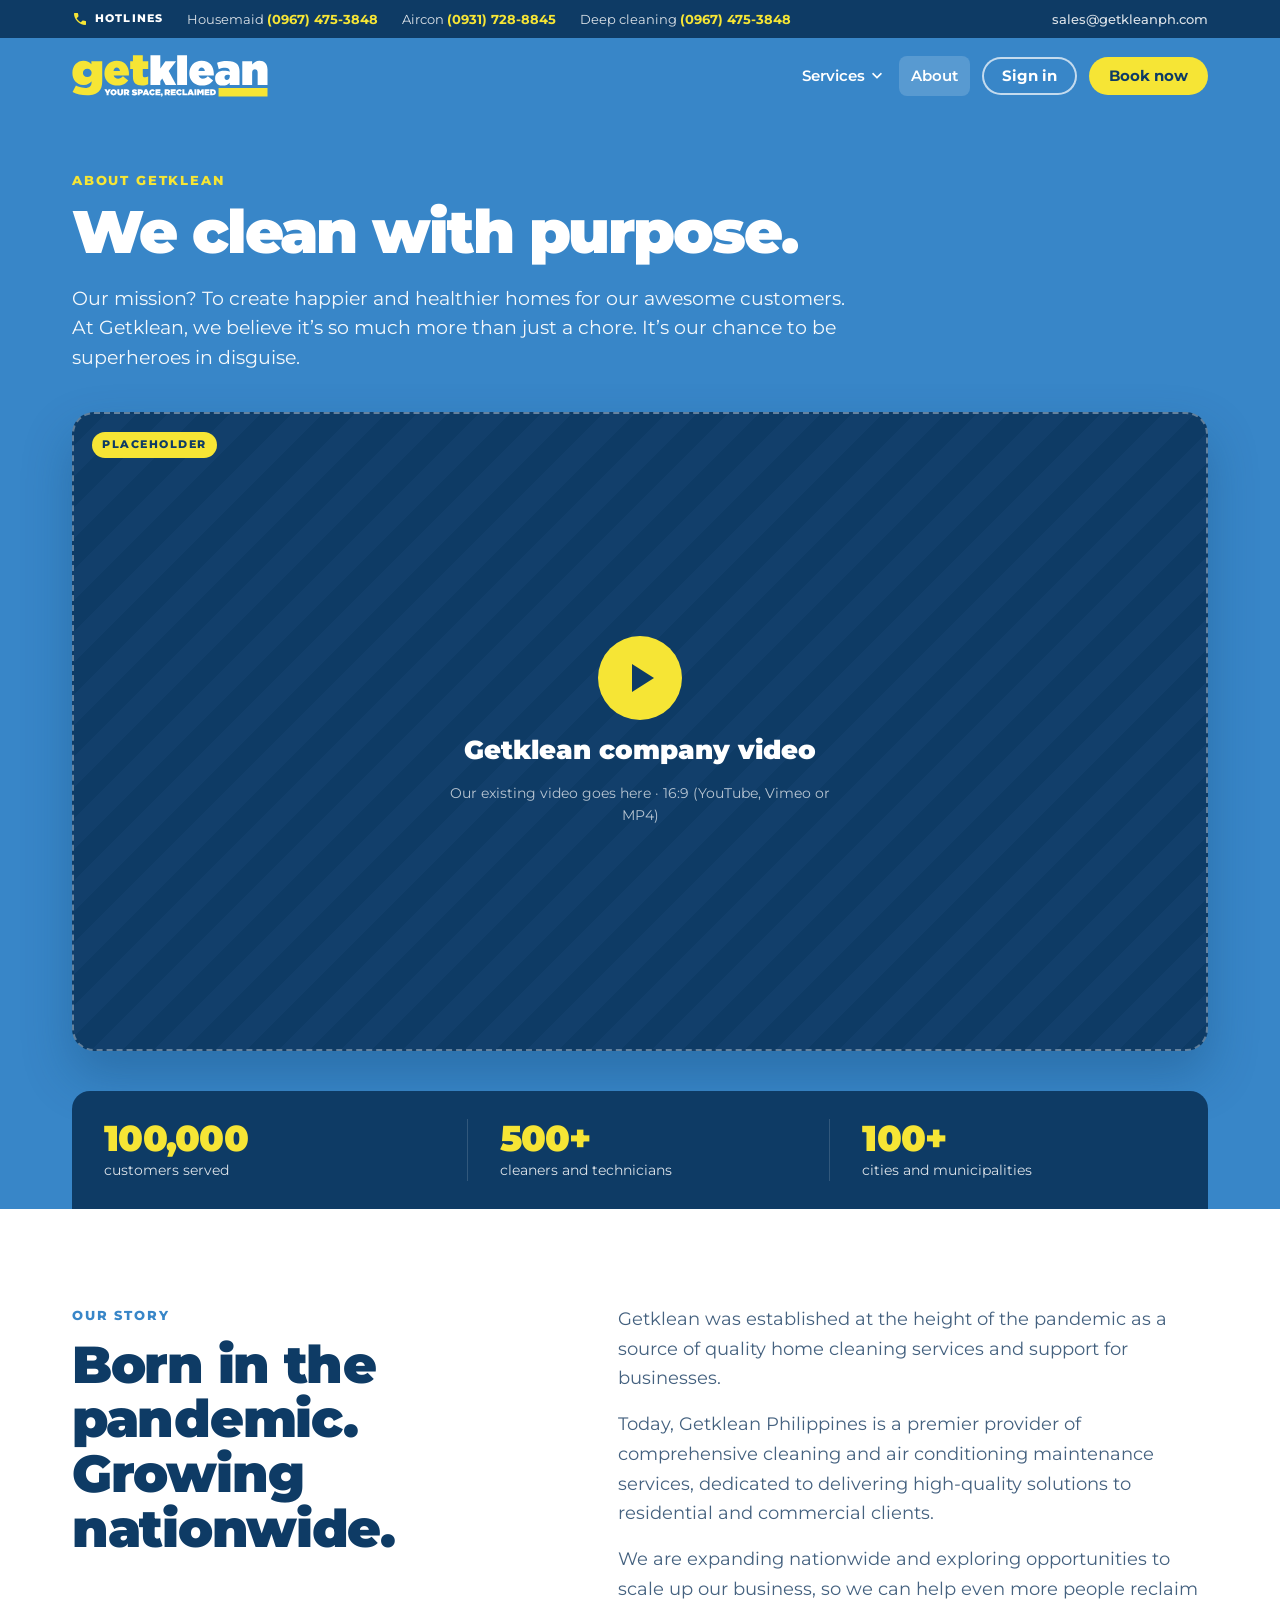
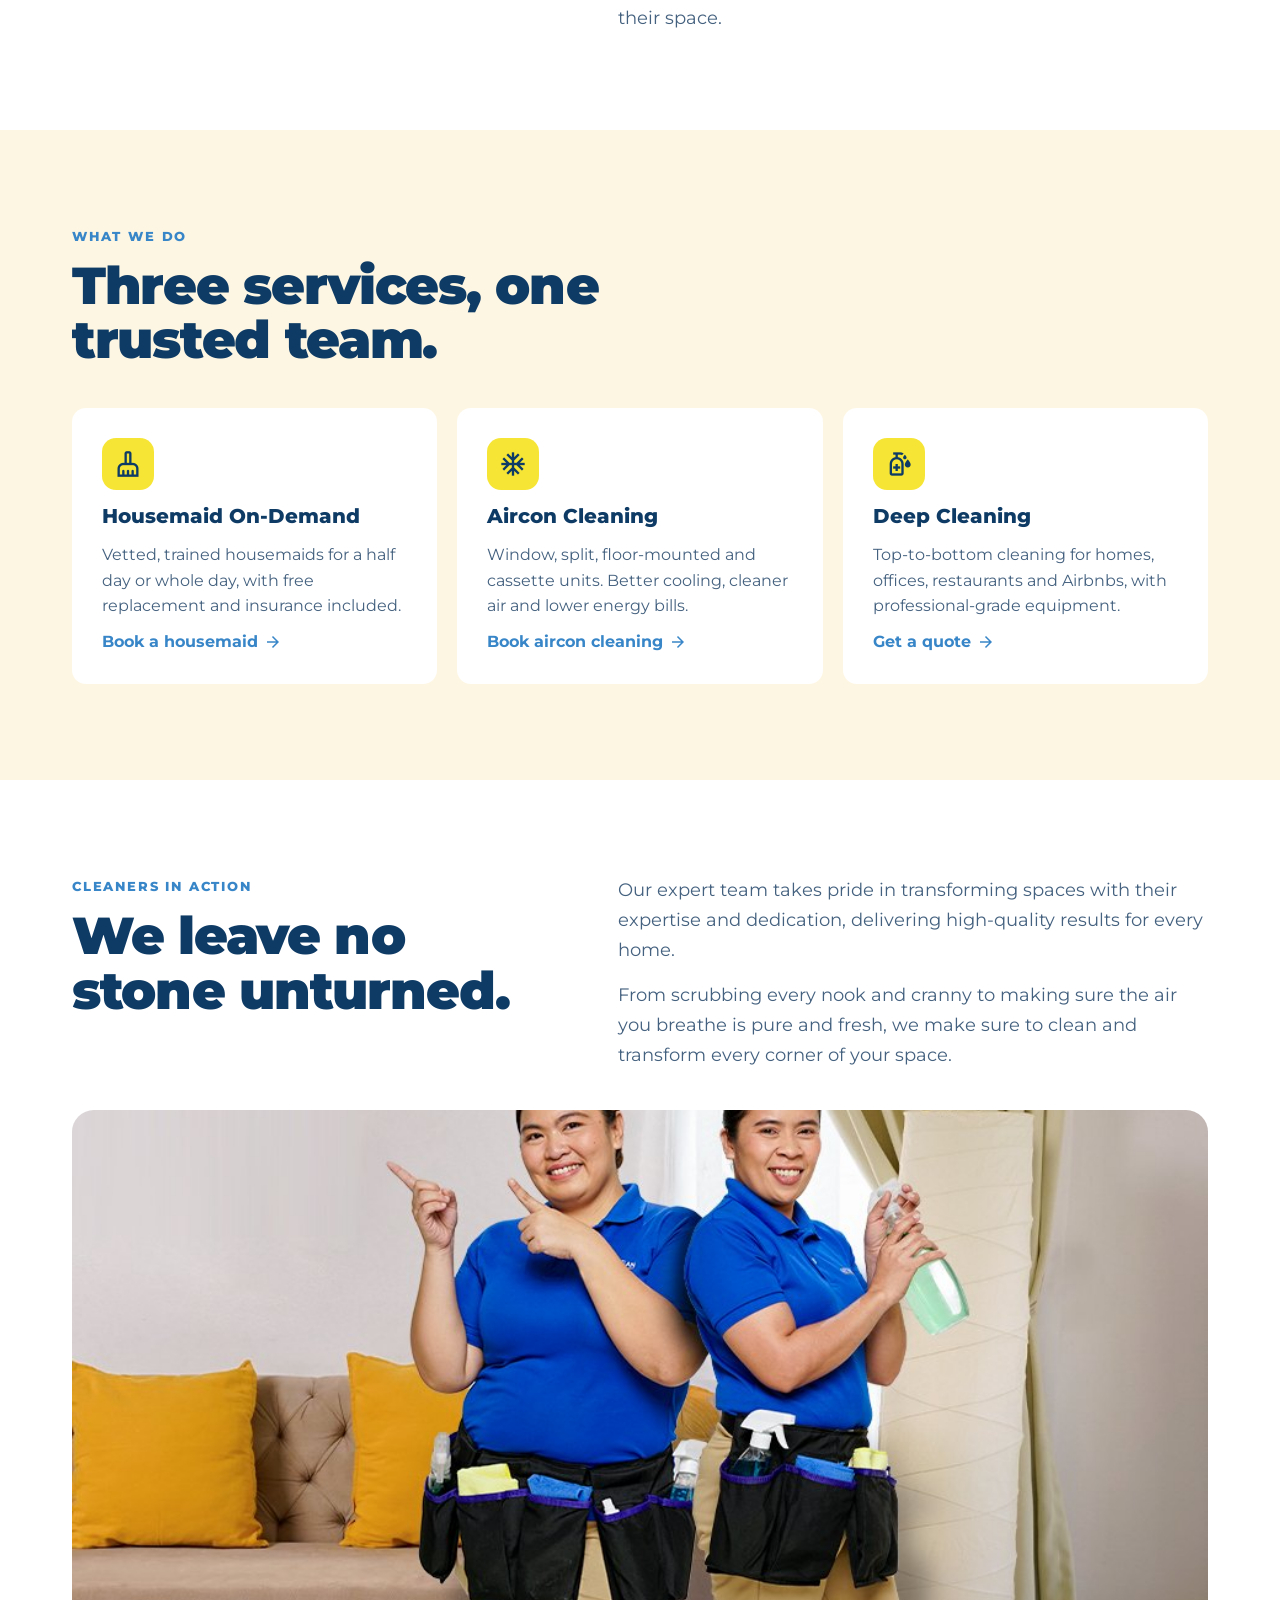
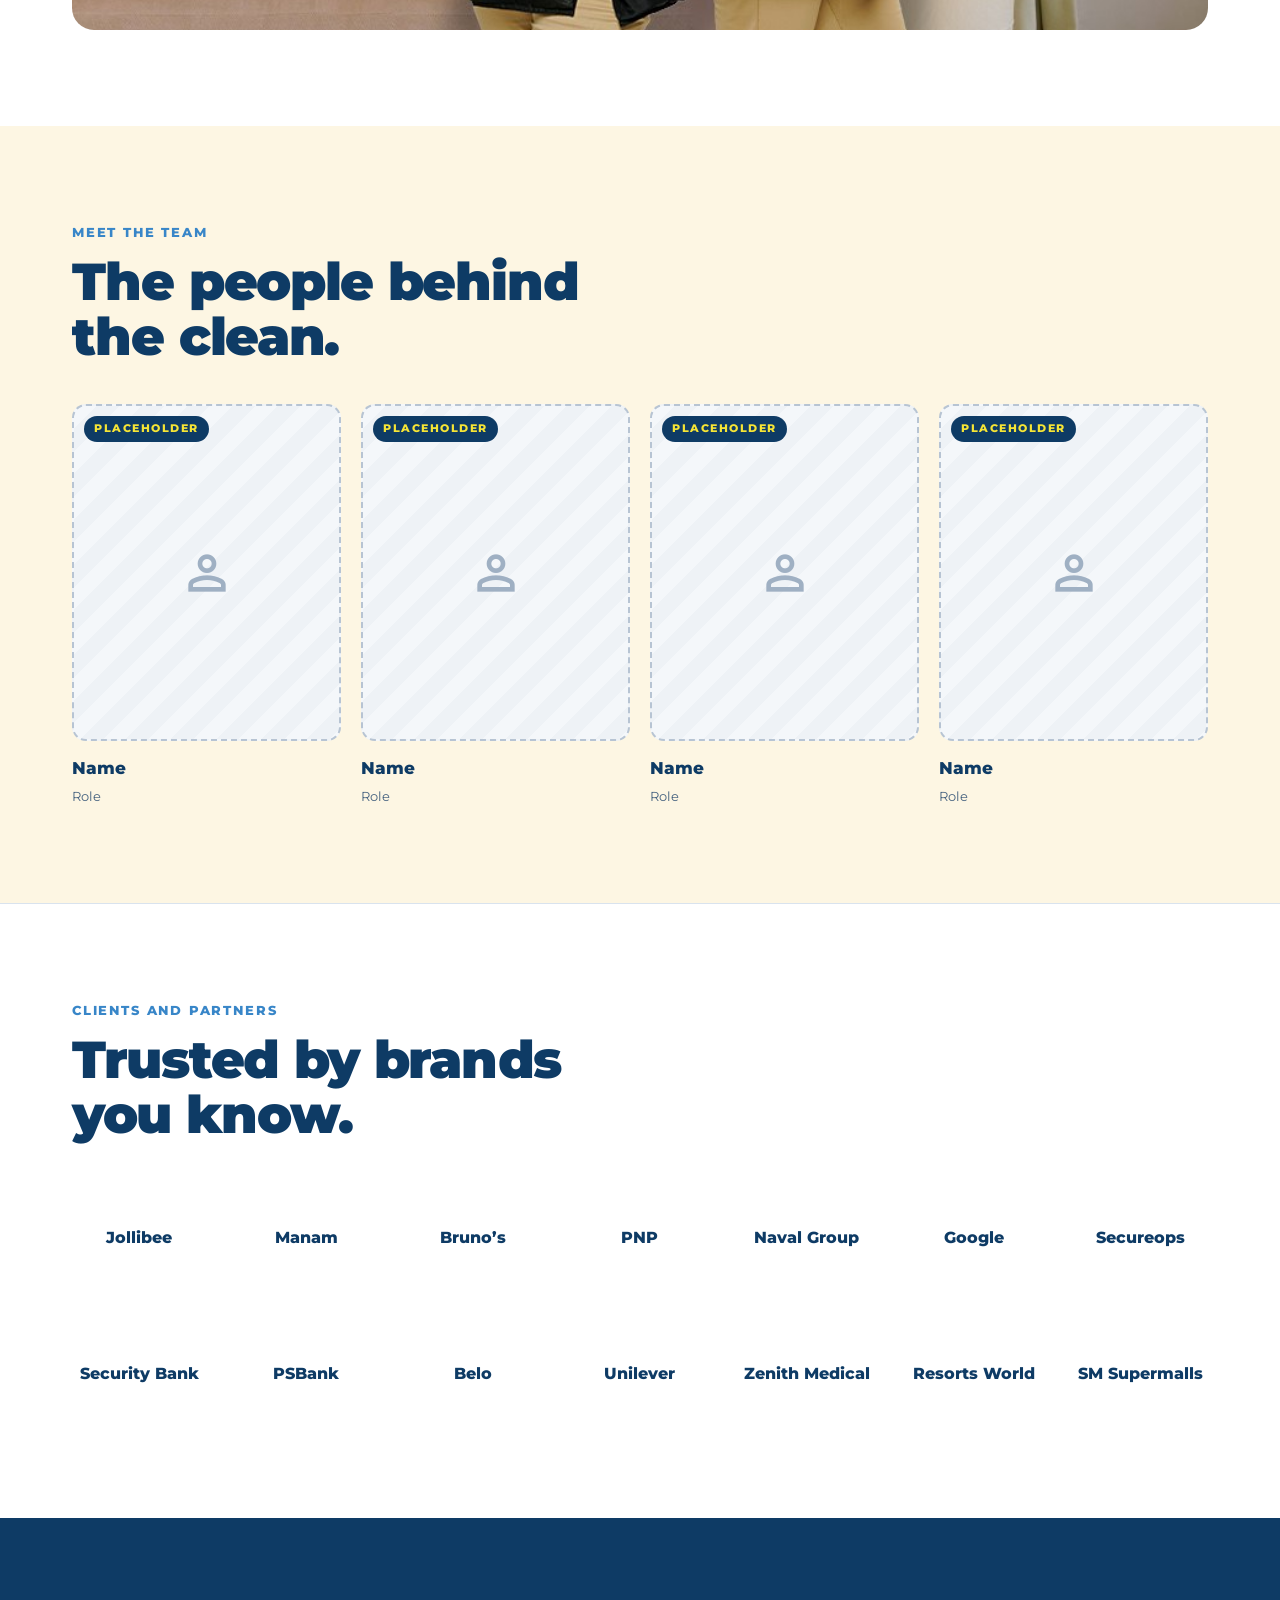
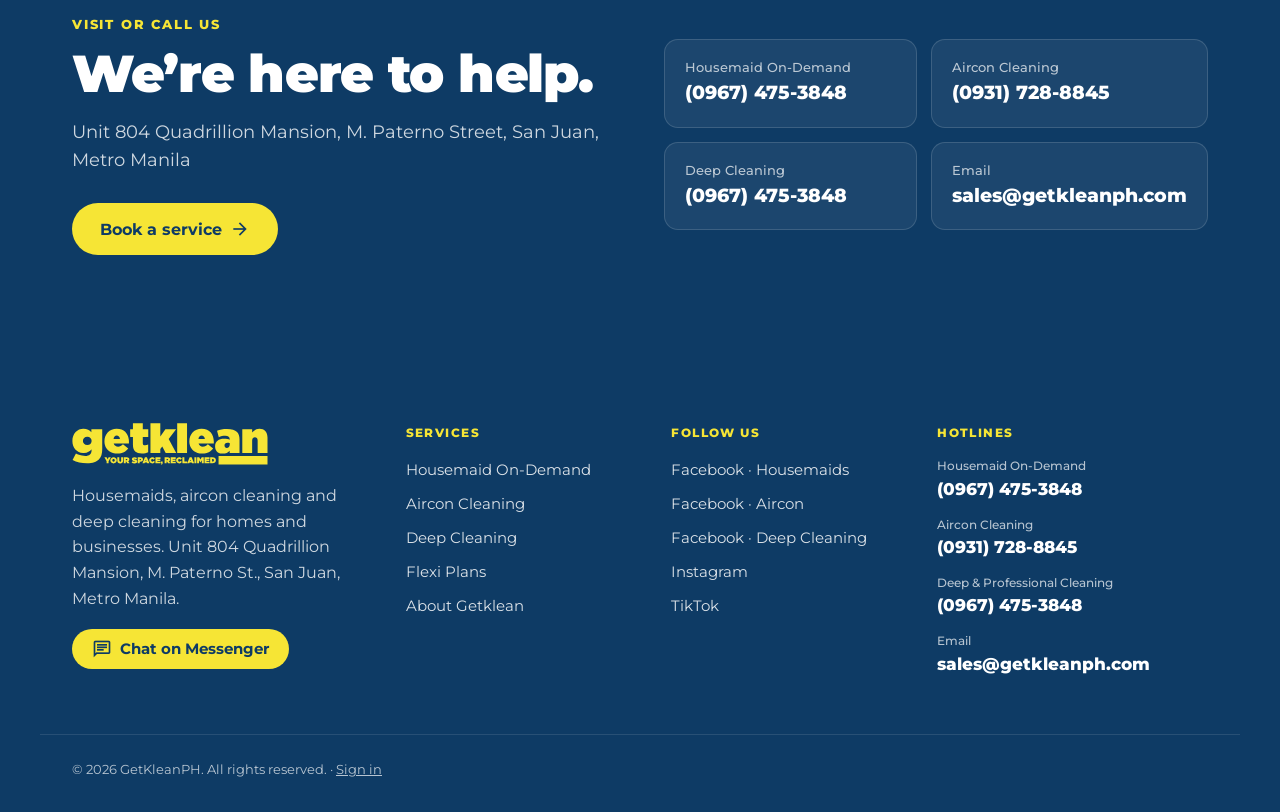
<file: about.html>
<!doctype html>
<html lang="en">
<head>
  <meta charset="utf-8">
  <meta name="viewport" content="width=device-width, initial-scale=1">
  <title>About Getklean · Your space, reclaimed</title>
  <meta name="description" content="Getklean Philippines: cleaning, housemaid and aircon maintenance services for homes and businesses since the pandemic. Our story, mission and team.">
  <meta property="og:title" content="Getklean · Your space, reclaimed">
  <meta property="og:description" content="Housemaid On-Demand, Aircon Cleaning and Deep Cleaning in Metro Manila.">
  <meta property="og:image" content="brand/logo.png">
  <meta name="theme-color" content="#3886c8">
  <link rel="icon" href="brand/favicon.png">
  <link rel="preconnect" href="https://fonts.googleapis.com">
  <link rel="preconnect" href="https://fonts.gstatic.com" crossorigin>
  <link rel="stylesheet" href="https://fonts.googleapis.com/css2?family=Montserrat:wght@400;500;600;700;800;900&display=swap">
  <link rel="stylesheet" href="https://fonts.googleapis.com/css2?family=Material+Symbols+Outlined:opsz,wght,FILL,GRAD@20..48,400,0..1,0&display=block">
  <link rel="stylesheet" href="site.css">
</head>
<body class="about">
  <a class="skip" href="#main">Skip to content</a>

  <div class="hotbar" role="region" aria-label="Hotlines">
    <div class="container hotbar-in">
      <span class="hb-lbl"><span class="ic fill">call</span>Hotlines</span>
      <span>Housemaid <a href="tel:+639674753848">(0967) 475-3848</a></span>
      <span>Aircon <a href="tel:+639317288845">(0931) 728-8845</a></span>
      <span>Deep cleaning <a href="tel:+639674753848">(0967) 475-3848</a></span>
      <a class="hb-mail" href="mailto:sales@getkleanph.com">sales@getkleanph.com</a>
    </div>
  </div>

  <header class="top" id="top">
    <div class="container top-in">
      <a href="./" class="brand" aria-label="Getklean home"><img src="brand/logo-on-blue.svg" alt="Getklean · Your space, reclaimed" width="192" height="41"></a>
      <button class="menu-btn" aria-label="Open menu" aria-expanded="false" aria-controls="menu"><span class="ic">menu</span></button>
      <nav class="menu" id="menu" aria-label="Main">
        <div class="dd">
          <button class="dd-btn" type="button" aria-expanded="false" aria-controls="dd-services">Services <span class="ic">expand_more</span></button>
          <div class="dd-menu" id="dd-services">
            <a href="./#book-housemaid" data-unit-link="housemaid"><span class="ic">cleaning_services</span><span><b>Housemaid On-Demand</b><small>Half or whole day, from PHP510</small></span></a>
            <a href="./#book-aircon" data-unit-link="aircon"><span class="ic">ac_unit</span><span><b>Aircon Cleaning</b><small>All unit types, from PHP970</small></span></a>
            <a href="./#book-deep" data-unit-link="deep"><span class="ic">sanitizer</span><span><b>Deep Cleaning</b><small>Offices, restaurants, Airbnbs</small></span></a>
          </div>
        </div>
        <a href="about" aria-current="page" class="active">About</a>
        <a class="btn ghost" href="app/#/sign-in">Sign in</a>
        <a class="btn yellow" href="./#book">Book now</a>
      </nav>
    </div>
  </header>

  <main id="main">
    <section class="hero about-hero">
      <div class="container">
        <p class="kicker y">About Getklean</p>
        <h1 class="display sm">We clean with purpose.</h1>
        <p class="lead">Our mission? To create happier and healthier homes for our awesome customers. At Getklean, we believe it’s so much more than just a chore. It’s our chance to be superheroes in disguise.</p>
      </div>
      <div class="container">
        <div class="video-ph" role="img" aria-label="Company video placeholder">
          <span class="ph-tag">Placeholder</span>
          <span class="vp-play"><span class="ic fill">play_arrow</span></span>
          <p class="ph-t">Getklean company video</p>
          <p class="ph-s">Our existing video goes here · 16:9 (YouTube, Vimeo or MP4)</p>
        </div>
      </div>
      <div class="container stats three">
        <div><b>100,000</b><span>customers served</span></div>
        <div><b>500+</b><span>cleaners and technicians</span></div>
        <div><b>100+</b><span>cities and municipalities</span></div>
      </div>
    </section>

    <section class="sec">
      <div class="container story">
        <div>
          <p class="kicker">Our story</p>
          <h2 class="h2">Born in the pandemic. Growing nationwide.</h2>
        </div>
        <div class="story-copy">
          <p>Getklean was established at the height of the pandemic as a source of quality home cleaning services and support for businesses.</p>
          <p>Today, Getklean Philippines is a premier provider of comprehensive cleaning and air conditioning maintenance services, dedicated to delivering high-quality solutions to residential and commercial clients.</p>
          <p>We are expanding nationwide and exploring opportunities to scale up our business, so we can help even more people reclaim their space.</p>
        </div>
      </div>
    </section>

    <section class="sec cream">
      <div class="container">
        <p class="kicker">What we do</p>
        <h2 class="h2">Three services, one trusted team.</h2>
        <div class="units3">
          <a class="u3" href="./#book-housemaid"><span class="u3-ic"><span class="ic">cleaning_services</span></span><b>Housemaid On-Demand</b><p>Vetted, trained housemaids for a half day or whole day, with free replacement and insurance included.</p><span class="u3-go">Book a housemaid <span class="ic">arrow_forward</span></span></a>
          <a class="u3" href="./#book-aircon"><span class="u3-ic"><span class="ic">ac_unit</span></span><b>Aircon Cleaning</b><p>Window, split, floor-mounted and cassette units. Better cooling, cleaner air and lower energy bills.</p><span class="u3-go">Book aircon cleaning <span class="ic">arrow_forward</span></span></a>
          <a class="u3" href="./#book-deep"><span class="u3-ic"><span class="ic">sanitizer</span></span><b>Deep Cleaning</b><p>Top-to-bottom cleaning for homes, offices, restaurants and Airbnbs, with professional-grade equipment.</p><span class="u3-go">Get a quote <span class="ic">arrow_forward</span></span></a>
        </div>
      </div>
    </section>

    <section class="sec">
      <div class="container story">
        <div>
          <p class="kicker">Cleaners in action</p>
          <h2 class="h2">We leave no stone unturned.</h2>
        </div>
        <div class="story-copy">
          <p>Our expert team takes pride in transforming spaces with their expertise and dedication, delivering high-quality results for every home.</p>
          <p>From scrubbing every nook and cranny to making sure the air you breathe is pure and fresh, we make sure to clean and transform every corner of your space.</p>
        </div>
      </div>
      <div class="container">
        <figure class="about-photo"><img src="img/cover-team.jpg" alt="Two smiling Getklean cleaners in blue uniforms with cleaning tool belts" width="923" height="604" loading="lazy"></figure>
      </div>
    </section>

    <section class="sec cream">
      <div class="container">
        <p class="kicker">Meet the team</p>
        <h2 class="h2">The people behind the clean.</h2>
        <ul class="team">
          <li><span class="tm-ph"><span class="ic">person</span><span class="ph-tag">Placeholder</span></span><b>Name</b><small>Role</small></li>
          <li><span class="tm-ph"><span class="ic">person</span><span class="ph-tag">Placeholder</span></span><b>Name</b><small>Role</small></li>
          <li><span class="tm-ph"><span class="ic">person</span><span class="ph-tag">Placeholder</span></span><b>Name</b><small>Role</small></li>
          <li><span class="tm-ph"><span class="ic">person</span><span class="ph-tag">Placeholder</span></span><b>Name</b><small>Role</small></li>
        </ul>
      </div>
    </section>

    <section class="sec clients-sec">
      <div class="container">
        <p class="kicker">Clients and partners</p>
        <h2 class="h2">Trusted by brands you know.</h2>
        <ul class="logos" aria-label="Clients and partners">
          <li><img src="https://static.wixstatic.com/media/497128_9275147d985046afaaea61345274e44d~mv2.png/v1/fill/w_980,h_1123,al_c,q_90,usm_0.66_1.00_0.01,enc_avif,quality_auto/JBFCF-f8098eac.png" alt="Jollibee" loading="lazy" decoding="async" onerror="this.replaceWith(Object.assign(document.createElement('span'),{className:'logo-fb',textContent:this.alt}))"></li>
          <li><img src="https://static.wixstatic.com/media/497128_367b0bf2c3ad4a399a6a7c266b270743~mv2.png/v1/fill/w_980,h_214,al_c,q_85,usm_0.66_1.00_0.01,enc_avif,quality_auto/manam-logo-updated-png.png" alt="Manam" loading="lazy" decoding="async" onerror="this.replaceWith(Object.assign(document.createElement('span'),{className:'logo-fb',textContent:this.alt}))"></li>
          <li><img src="https://static.wixstatic.com/media/497128_d88f51065b21479f9e0c1607899b0015~mv2.jpg/v1/fill/w_980,h_980,al_c,q_85,usm_0.66_1.00_0.01,enc_avif,quality_auto/301219640_402673242002290_8098956746775640752_n.jpg" alt="Bruno’s" loading="lazy" decoding="async" onerror="this.replaceWith(Object.assign(document.createElement('span'),{className:'logo-fb',textContent:this.alt}))"></li>
          <li><img src="https://static.wixstatic.com/media/497128_a25e85c65d7845ca938d48fd1dec2231~mv2.png/v1/fill/w_667,h_830,al_c,q_90,enc_avif,quality_auto/CLIENTS-WE-SERVE_0041_PNP.png" alt="PNP" loading="lazy" decoding="async" onerror="this.replaceWith(Object.assign(document.createElement('span'),{className:'logo-fb',textContent:this.alt}))"></li>
          <li><img src="https://static.wixstatic.com/media/497128_976db87bea5f412c84b6714fe8434a30~mv2.png/v1/fill/w_900,h_500,al_c,q_90,enc_avif,quality_auto/naval-group-vector-logo.png" alt="Naval Group" loading="lazy" decoding="async" onerror="this.replaceWith(Object.assign(document.createElement('span'),{className:'logo-fb',textContent:this.alt}))"></li>
          <li><img src="https://static.wixstatic.com/media/497128_c6519fcc5a8b46d8aa9c4cb7130e2918~mv2.png/v1/fill/w_980,h_980,al_c,q_90,usm_0.66_1.00_0.01,enc_avif,quality_auto/CLIENTS-WE-SERVE_0042_GOOGLE.png" alt="Google" loading="lazy" decoding="async" onerror="this.replaceWith(Object.assign(document.createElement('span'),{className:'logo-fb',textContent:this.alt}))"></li>
          <li><img src="https://static.wixstatic.com/media/497128_cad1b89ad78c4576826b125ed38b7638~mv2.png/v1/fill/w_280,h_80,al_c,q_85,enc_avif,quality_auto/secureops.png" alt="Secureops" loading="lazy" decoding="async" onerror="this.replaceWith(Object.assign(document.createElement('span'),{className:'logo-fb',textContent:this.alt}))"></li>
          <li><img src="https://static.wixstatic.com/media/497128_d526bb04518d4914a95c721c02abe265~mv2.png/v1/fill/w_980,h_718,al_c,q_90,usm_0.66_1.00_0.01,enc_avif,quality_auto/CLIENTS-WE-SERVE_0038_SECURITY-BANK.png" alt="Security Bank" loading="lazy" decoding="async" onerror="this.replaceWith(Object.assign(document.createElement('span'),{className:'logo-fb',textContent:this.alt}))"></li>
          <li><img src="https://static.wixstatic.com/media/497128_68a0f43ee97b437fb7b1e54911200974~mv2.png/v1/fill/w_980,h_980,al_c,q_90,usm_0.66_1.00_0.01,enc_avif,quality_auto/CLIENTS-WE-SERVE_0040_PS-BANK.png" alt="PSBank" loading="lazy" decoding="async" onerror="this.replaceWith(Object.assign(document.createElement('span'),{className:'logo-fb',textContent:this.alt}))"></li>
          <li><img src="https://static.wixstatic.com/media/497128_c4a17e9d22c14100817a133e2b6993b9~mv2.jpg/v1/fill/w_980,h_794,al_c,q_85,usm_0.66_1.00_0.01,enc_avif,quality_auto/Belo-Logo-CA8161-0218-edited-scaled.jpg" alt="Belo" loading="lazy" decoding="async" onerror="this.replaceWith(Object.assign(document.createElement('span'),{className:'logo-fb',textContent:this.alt}))"></li>
          <li><img src="https://static.wixstatic.com/media/497128_5f7709f6032945bb902b8178e941a482~mv2.png/v1/fill/w_980,h_980,al_c,q_90,usm_0.66_1.00_0.01,enc_avif,quality_auto/CLIENTS-WE-SERVE_0037_UNILEVER.png" alt="Unilever" loading="lazy" decoding="async" onerror="this.replaceWith(Object.assign(document.createElement('span'),{className:'logo-fb',textContent:this.alt}))"></li>
          <li><img src="https://static.wixstatic.com/media/497128_1ec34f7f7013476e90d3c271567f0985~mv2.png/v1/fill/w_207,h_244,al_c,q_85,enc_avif,quality_auto/images.png" alt="Zenith Medical" loading="lazy" decoding="async" onerror="this.replaceWith(Object.assign(document.createElement('span'),{className:'logo-fb',textContent:this.alt}))"></li>
          <li><img src="https://static.wixstatic.com/media/497128_8936edbce6a043f7b0af9b27cecbe893~mv2.png/v1/fill/w_980,h_980,al_c,q_90,usm_0.66_1.00_0.01,enc_avif,quality_auto/CLIENTS-WE-SERVE_0039_RESORT-WORLD.png" alt="Resorts World" loading="lazy" decoding="async" onerror="this.replaceWith(Object.assign(document.createElement('span'),{className:'logo-fb',textContent:this.alt}))"></li>
          <li><img src="https://static.wixstatic.com/media/497128_42959f26649c40edabf9c3e3a5b5ee9e~mv2.png/v1/fill/w_980,h_980,al_c,q_90,usm_0.66_1.00_0.01,enc_avif,quality_auto/CLIENTS-WE-SERVE_0036_SM.png" alt="SM Supermalls" loading="lazy" decoding="async" onerror="this.replaceWith(Object.assign(document.createElement('span'),{className:'logo-fb',textContent:this.alt}))"></li>
        </ul>
      </div>
    </section>

    <section class="sec navy">
      <div class="container visit">
        <div>
          <p class="kicker y">Visit or call us</p>
          <h2 class="h2">We’re here to help.</h2>
          <p class="sub">Unit 804 Quadrillion Mansion, M. Paterno Street, San Juan, Metro Manila</p>
          <a class="btn yellow lg" href="./#book">Book a service <span class="ic">arrow_forward</span></a>
        </div>
        <ul class="visit-lines">
          <li><a href="tel:+639674753848"><small>Housemaid On-Demand</small>(0967) 475-3848</a></li>
          <li><a href="tel:+639317288845"><small>Aircon Cleaning</small>(0931) 728-8845</a></li>
          <li><a href="tel:+639674753848"><small>Deep Cleaning</small>(0967) 475-3848</a></li>
          <li><a href="mailto:sales@getkleanph.com"><small>Email</small>sales@getkleanph.com</a></li>
        </ul>
      </div>
    </section>
  </main>

  <footer class="foot">
    <div class="container foot-in">
      <div class="foot-brand">
        <img src="brand/logo-yellow.svg" alt="Getklean" width="192" height="41">
        <p>Housemaids, aircon cleaning and deep cleaning for homes and businesses. Unit 804 Quadrillion Mansion, M. Paterno St., San Juan, Metro Manila.</p>
        <a class="btn yellow" href="https://m.me/getklean.housemaids" target="_blank" rel="noopener"><span class="ic">chat</span> Chat on Messenger</a>
      </div>
      <nav aria-label="Services"><p>Services</p><a href="./#book-housemaid" data-unit-link="housemaid">Housemaid On-Demand</a><a href="./#book-aircon" data-unit-link="aircon">Aircon Cleaning</a><a href="./#book-deep" data-unit-link="deep">Deep Cleaning</a><a href="app/#/book/plan">Flexi Plans</a><a href="about">About Getklean</a></nav>
      <nav aria-label="Follow us"><p>Follow us</p><a href="https://www.facebook.com/getklean.housemaids" target="_blank" rel="noopener">Facebook · Housemaids</a><a href="https://www.facebook.com/getkleanaircon" target="_blank" rel="noopener">Facebook · Aircon</a><a href="https://www.facebook.com/getkleanhomecleaning" target="_blank" rel="noopener">Facebook · Deep Cleaning</a><a href="https://www.instagram.com/getkleanofficial" target="_blank" rel="noopener">Instagram</a><a href="https://www.tiktok.com/@getkleanofficial" target="_blank" rel="noopener">TikTok</a></nav>
      <div class="foot-hot"><p>Hotlines</p>
        <a href="tel:+639674753848"><small>Housemaid On-Demand</small>(0967) 475-3848</a>
        <a href="tel:+639317288845"><small>Aircon Cleaning</small>(0931) 728-8845</a>
        <a href="tel:+639674753848"><small>Deep &amp; Professional Cleaning</small>(0967) 475-3848</a>
        <a href="mailto:sales@getkleanph.com"><small>Email</small>sales@getkleanph.com</a>
      </div>
    </div>
    <div class="container legal">© <span id="yr">2026</span> GetKleanPH. All rights reserved. · <a href="app/#/sign-in">Sign in</a></div>
  </footer>

  <div class="m-bar" role="region" aria-label="Quick actions">
    <button class="mb-call call-fab" aria-haspopup="dialog" aria-controls="call-sheet"><span class="ic fill">call</span>Call</button>
    <a class="mb-book" href="#book"><span class="ic">event_available</span>Book now</a>
  </div>
  <div class="call-sheet" id="call-sheet" role="dialog" aria-modal="true" aria-label="Call a hotline" hidden>
    <div class="cs-card">
      <div class="cs-head"><b>Call a hotline</b><button class="cs-x" aria-label="Close"><span class="ic">close</span></button></div>
      <a href="tel:+639674753848"><span class="ic">cleaning_services</span><span><small>Housemaid On-Demand</small>(0967) 475-3848</span></a>
      <a href="tel:+639317288845"><span class="ic">ac_unit</span><span><small>Aircon Cleaning</small>(0931) 728-8845</span></a>
      <a href="tel:+639674753848"><span class="ic">sanitizer</span><span><small>Deep &amp; Professional Cleaning</small>(0967) 475-3848</span></a>
    </div>
  </div>

  <div class="m-bar" role="region" aria-label="Quick actions">
    <button class="mb-call call-fab" aria-haspopup="dialog" aria-controls="call-sheet"><span class="ic fill">call</span>Call</button>
    <a class="mb-book" href="./#book"><span class="ic">event_available</span>Book now</a>
  </div>
  <div class="call-sheet" id="call-sheet" role="dialog" aria-modal="true" aria-label="Call a hotline" hidden>
    <div class="cs-card">
      <div class="cs-head"><b>Call a hotline</b><button class="cs-x" aria-label="Close"><span class="ic">close</span></button></div>
      <a href="tel:+639674753848"><span class="ic">cleaning_services</span><span><small>Housemaid On-Demand</small>(0967) 475-3848</span></a>
      <a href="tel:+639317288845"><span class="ic">ac_unit</span><span><small>Aircon Cleaning</small>(0931) 728-8845</span></a>
      <a href="tel:+639674753848"><span class="ic">sanitizer</span><span><small>Deep &amp; Professional Cleaning</small>(0967) 475-3848</span></a>
    </div>
  </div>

  <script src="site.js" defer></script>
</body>
</html>
</file>
<file: site.css>
/* Getklean main page — Visual Identity Guidelines (PH, 2026)
   Colours: blue #3886c8 · yellow #f6e535 · navy #0e3b65 · cream #f9e8c0
   Type: Gotham (Ultra for headlines). Montserrat is the web stand-in until Gotham web fonts are licensed. */
:root {
  --blue: #3886c8; --blue-d: #2f74ae; --yellow: #f6e535; --yellow-d: #e9d71c;
  --navy: #0e3b65; --navy-2: #0a2e50; --cream: #f9e8c0; --cream-2: #fdf6e3;
  --ink: #0e3b65; --ink-2: #44617f; --line: #d9e3ee; --white: #fff;
  --font: 'Gotham', 'Montserrat', system-ui, -apple-system, 'Segoe UI', sans-serif;
  --r: 14px; --max: 1200px;
  color-scheme: light;
}
* { box-sizing: border-box; }
html { scroll-behavior: smooth; scroll-padding-top: 84px; }
body { margin: 0; font-family: var(--font); color: var(--ink); background: var(--white); font-size: 16px; line-height: 1.6; -webkit-font-smoothing: antialiased; }
img { max-width: 100%; display: block; height: auto; }
a { color: inherit; }
h1, h2, h3, p, ol, ul, figure, blockquote { margin: 0; }
ul, ol { padding: 0; list-style: none; }
.container { width: 100%; max-width: var(--max); margin: 0 auto; padding: 0 32px; }
.skip { position: absolute; left: -999px; top: 8px; background: var(--yellow); color: var(--navy); padding: 8px 12px; z-index: 99; border-radius: 6px; }
.skip:focus { left: 8px; }
:focus-visible { outline: 3px solid var(--yellow); outline-offset: 3px; }
.ic { font-family: 'Material Symbols Outlined'; font-weight: normal; font-style: normal; font-size: 24px; line-height: 1; display: inline-block; white-space: nowrap; font-variation-settings: 'FILL' 0, 'wght' 400, 'opsz' 24; -webkit-font-smoothing: antialiased; flex: none; }
.ic.fill { font-variation-settings: 'FILL' 1, 'wght' 400, 'opsz' 24; }

/* Buttons */
.btn { display: inline-flex; align-items: center; justify-content: center; gap: 8px; border: 0; border-radius: 999px; padding: 10px 20px; font: 700 15px/1.2 var(--font); text-decoration: none; cursor: pointer; white-space: nowrap; transition: transform .15s, background-color .15s; }
.btn:hover { transform: translateY(-1px); }
.btn.lg { padding: 16px 28px; font-size: 16px; }
.btn .ic { font-size: 20px; }
.btn.yellow { background: var(--yellow); color: var(--navy); }
.btn.yellow:hover { background: var(--yellow-d); }
.btn.navy { background: var(--navy); color: var(--white); }
.btn.navy:hover { background: var(--navy-2); }
.btn.ghost { color: var(--white); box-shadow: inset 0 0 0 2px rgba(255,255,255,.7); }
.btn.ghost:hover { box-shadow: inset 0 0 0 2px var(--white); }

/* Type */
.display { font-weight: 900; letter-spacing: -.035em; line-height: .95; font-size: clamp(48px, 8vw, 104px); }
.display.sm { font-size: clamp(34px, 5vw, 60px); }
.h2 { font-weight: 900; letter-spacing: -.025em; line-height: 1.05; font-size: clamp(32px, 4.4vw, 52px); max-width: 16ch; }
.kicker { font-weight: 800; text-transform: uppercase; letter-spacing: .14em; font-size: 13px; color: var(--blue); margin-bottom: 12px; }
.kicker.y { color: var(--yellow); }
.sub { color: var(--ink-2); font-size: 18px; max-width: 56ch; margin-top: 16px; }
.y { color: var(--yellow); }

/* Header */
.top { background: var(--blue); position: sticky; top: 0; z-index: 30; transition: box-shadow .2s; }
.top.scrolled { box-shadow: 0 6px 20px rgba(14,59,101,.18); }
.top-in { display: flex; align-items: center; justify-content: space-between; height: 76px; gap: 24px; }
.brand img { height: 42px; width: auto; }
.menu { display: flex; align-items: center; gap: 4px; }
.menu > a:not(.btn) { color: var(--white); text-decoration: none; font-weight: 600; font-size: 15px; padding: 8px 12px; border-radius: 8px; }
.menu > a:not(.btn):hover { background: rgba(255,255,255,.12); }
.menu .btn { margin-left: 8px; }
.menu-btn { display: none; background: none; border: 0; color: var(--white); padding: 8px; cursor: pointer; }

/* Hero */
.hero { background: var(--blue); color: var(--white); padding: 56px 0 0; overflow: hidden; }
.hero-grid { display: grid; grid-template-columns: 1.15fr .85fr; gap: 48px; align-items: center; }
.eyebrow { font-weight: 700; letter-spacing: .12em; text-transform: uppercase; font-size: 13px; opacity: .9; margin-bottom: 20px; }
.lead { font-size: 19px; line-height: 1.55; max-width: 52ch; margin: 24px 0 32px; opacity: .95; }
.quick { background: var(--white); color: var(--navy); border-radius: var(--r); padding: 10px; display: grid; grid-template-columns: 1.1fr 1fr 1fr auto; gap: 6px; box-shadow: 0 18px 40px rgba(14,59,101,.25); }
.q-field { display: flex; flex-direction: column; padding: 8px 14px; border-radius: 10px; cursor: pointer; min-width: 0; }
.q-field:hover { background: #f3f7fb; }
.q-field + .q-field { border-left: 1px solid var(--line); }
.q-field span { font-size: 11px; font-weight: 800; text-transform: uppercase; letter-spacing: .1em; color: var(--blue); }
.q-field select, .q-field input { border: 0; background: transparent; font: 600 15px/1.4 var(--font); color: var(--navy); padding: 4px 0 0; outline: none; width: 100%; appearance: none; -webkit-appearance: none; cursor: pointer; min-width: 0; }
.quick .btn { border-radius: 10px; }
.fine { margin-top: 16px; font-size: 14px; opacity: .9; }
.fine b { color: var(--yellow); }

.hero-art { position: relative; height: 460px; }
.slab { position: absolute; inset: 20px 0 0 40px; background: var(--yellow); border-radius: 28px 28px 0 0; }
.big-g { position: absolute; right: -10px; bottom: -70px; font-weight: 900; font-size: 420px; line-height: 1; color: var(--navy); letter-spacing: -.05em; opacity: .95; user-select: none; }
.card { position: absolute; z-index: 2; display: flex; align-items: center; gap: 14px; background: var(--white); color: var(--navy); border-radius: 14px; padding: 14px 18px; box-shadow: 0 14px 30px rgba(14,59,101,.22); max-width: 300px; }
.card .ic { width: 44px; height: 44px; border-radius: 50%; display: grid; place-items: center; background: var(--blue); color: var(--white); font-size: 22px; }
.card b { display: block; font-weight: 800; font-size: 16px; line-height: 1.2; }
.card small { display: block; color: var(--ink-2); font-size: 13px; line-height: 1.35; }
.c1 { top: 60px; left: 0; }
.c2 { top: 170px; left: 90px; }
.c2 .ic { background: var(--yellow); color: var(--navy); }
.c3 { top: 280px; left: 20px; }
.c3 .ic { background: var(--navy); }

.stats { display: grid; grid-template-columns: repeat(4, 1fr); background: var(--navy); border-radius: 18px 18px 0 0; padding: 28px 32px; gap: 16px; position: relative; z-index: 3; }
.stats div { display: flex; flex-direction: column; }
.stats b { font-weight: 900; font-size: clamp(26px, 3vw, 36px); color: var(--yellow); letter-spacing: -.02em; line-height: 1.1; }
.stats span { font-size: 14px; opacity: .85; }

/* Sections */
.sec { padding: 96px 0; }
.sec.cream { background: var(--cream-2); }
.sec.navy { background: var(--navy); color: var(--white); }
.sec.navy .sub { color: rgba(255,255,255,.8); }

.tasks { display: grid; grid-template-columns: repeat(4, 1fr); gap: 16px; margin-top: 48px; }
.task { border: 2px solid var(--line); border-radius: var(--r); padding: 24px; display: flex; flex-direction: column; gap: 6px; transition: border-color .15s, transform .15s; }
.task:hover { border-color: var(--blue); transform: translateY(-2px); }
.task .ic { width: 52px; height: 52px; border-radius: 14px; background: var(--yellow); color: var(--navy); display: grid; place-items: center; margin-bottom: 10px; font-size: 26px; }
.task b { font-weight: 800; font-size: 17px; }
.task small { color: var(--ink-2); font-size: 14px; line-height: 1.45; }

.steps { display: grid; grid-template-columns: repeat(3, 1fr); gap: 24px; margin: 48px 0 40px; counter-reset: s; }
.steps li { background: var(--white); border-radius: var(--r); padding: 32px 28px; border: 2px solid var(--cream); }
.steps .n { display: grid; place-items: center; width: 56px; height: 56px; border-radius: 50%; background: var(--blue); color: var(--white); font-weight: 900; font-size: 24px; margin-bottom: 20px; }
.steps li:nth-child(2) .n { background: var(--yellow); color: var(--navy); }
.steps li:nth-child(3) .n { background: var(--navy); }
.steps h3 { font-weight: 800; font-size: 20px; margin-bottom: 8px; }
.steps p { color: var(--ink-2); }

.price-wrap { display: grid; grid-template-columns: 1.1fr .9fr; gap: 32px; margin-top: 48px; align-items: start; }
.rates { background: rgba(255,255,255,.06); border: 1px solid rgba(255,255,255,.14); border-radius: var(--r); padding: 8px 24px 20px; }
.r { display: grid; grid-template-columns: 1.6fr 1fr 1fr; padding: 16px 0; border-bottom: 1px solid rgba(255,255,255,.12); align-items: center; font-size: 16px; }
.r.head { font-size: 12px; text-transform: uppercase; letter-spacing: .12em; font-weight: 800; color: rgba(255,255,255,.7); }
.r s { opacity: .6; }
.r b { color: var(--yellow); font-weight: 900; font-size: 20px; }
.note { font-size: 13px; opacity: .75; margin-top: 16px; }
.plans { display: grid; grid-template-columns: 1fr 1fr; gap: 12px; }
.plan { position: relative; display: flex; flex-direction: column; gap: 4px; background: var(--white); color: var(--navy); border-radius: var(--r); padding: 22px 20px; text-decoration: none; transition: transform .15s; }
.plan:hover { transform: translateY(-3px); }
.plan .pl { font-weight: 800; text-transform: uppercase; letter-spacing: .1em; font-size: 12px; color: var(--blue); }
.plan b { font-weight: 900; font-size: 26px; letter-spacing: -.02em; }
.plan small { font-size: 13px; color: var(--ink-2); }
.plan.pop { background: var(--yellow); }
.plan.pop .pl { color: var(--navy); }
.badge { position: absolute; top: -10px; right: 14px; background: var(--blue); color: var(--white); font-size: 11px; font-weight: 800; padding: 4px 10px; border-radius: 99px; letter-spacing: .04em; }
.perks { display: flex; flex-wrap: wrap; gap: 12px 32px; margin-top: 40px; }
.perks li { display: flex; align-items: center; gap: 10px; font-weight: 600; }
.perks .ic { color: var(--yellow); }

.why { display: grid; grid-template-columns: .9fr 1.1fr; gap: 64px; align-items: start; }
.why-list { display: grid; grid-template-columns: 1fr 1fr; gap: 20px; }
.why-list li { display: flex; flex-direction: column; gap: 12px; padding: 28px; border-radius: var(--r); background: var(--cream-2); }
.why-list li:nth-child(1), .why-list li:nth-child(4) { background: #eaf3fb; }
.why-list .ic { color: var(--blue); font-size: 32px; }
.why-list b { font-weight: 800; font-size: 18px; }
.why-list p { color: var(--ink-2); font-size: 15px; margin-top: 4px; }

.reviews { display: grid; grid-template-columns: repeat(3, 1fr); gap: 20px; margin-top: 48px; }
.reviews figure { background: var(--white); border-radius: var(--r); padding: 28px; display: flex; flex-direction: column; gap: 18px; box-shadow: 0 2px 0 var(--cream); }
.stars { color: #f0b400; letter-spacing: 3px; font-size: 18px; }
.reviews blockquote { font-size: 17px; line-height: 1.55; flex: 1; }
.reviews figcaption { display: flex; gap: 12px; align-items: center; }
.av { width: 44px; height: 44px; border-radius: 50%; background: var(--yellow); display: grid; place-items: center; font-weight: 800; flex: none; }
.reviews figcaption b { display: block; font-weight: 800; }
.reviews figcaption small { color: var(--ink-2); font-size: 13px; }

.faq { display: grid; grid-template-columns: .8fr 1.2fr; gap: 64px; }
.faq .sub a { color: var(--blue); font-weight: 700; }
.qa details { border-bottom: 2px solid var(--line); }
.qa summary { list-style: none; cursor: pointer; padding: 22px 40px 22px 0; font-weight: 800; font-size: 18px; position: relative; }
.qa summary::-webkit-details-marker { display: none; }
.qa summary::after { content: '+'; position: absolute; right: 4px; top: 50%; transform: translateY(-50%); font-size: 28px; font-weight: 400; color: var(--blue); transition: transform .2s; }
.qa details[open] summary::after { transform: translateY(-50%) rotate(45deg); }
.qa details p { padding: 0 0 22px; color: var(--ink-2); max-width: 60ch; }

.cta { background: var(--yellow); padding: 72px 0; }
.cta-in { display: flex; align-items: center; justify-content: space-between; gap: 32px; }
.cta p { font-size: 18px; margin-top: 12px; }

.foot { background: var(--navy); color: var(--white); padding: 72px 0 32px; }
.foot-in { display: grid; grid-template-columns: 1.4fr 1fr 1fr 1fr; gap: 40px; }
.foot-brand { display: flex; flex-direction: column; gap: 18px; align-items: flex-start; }
.foot-brand img { height: 42px; width: auto; }
.foot-brand p { opacity: .8; max-width: 32ch; }
.foot nav { display: flex; flex-direction: column; gap: 10px; }
.foot nav p { font-weight: 800; text-transform: uppercase; letter-spacing: .12em; font-size: 12px; color: var(--yellow); margin-bottom: 6px; }
.foot nav a { text-decoration: none; opacity: .85; font-size: 15px; }
.foot nav a:hover { opacity: 1; text-decoration: underline; }
.legal { margin-top: 56px; padding-top: 24px; border-top: 1px solid rgba(255,255,255,.15); font-size: 13px; opacity: .7; }

/* Responsive */
@media (max-width: 1080px) {
  .menu > a:not(.btn) { padding: 8px; font-size: 14px; }
  .tasks { grid-template-columns: repeat(2, 1fr); }
  .price-wrap, .why, .faq { grid-template-columns: 1fr; gap: 40px; }
}
@media (max-width: 900px) {
  .menu-btn { display: block; }
  .menu { display: none; position: absolute; top: 76px; left: 0; right: 0; background: var(--blue); flex-direction: column; align-items: stretch; padding: 8px 20px 20px; box-shadow: 0 12px 24px rgba(14,59,101,.2); }
  .menu.open { display: flex; }
  .menu > a:not(.btn) { padding: 12px 8px; font-size: 16px; }
  .menu .btn { margin: 8px 0 0; }
  .hero-grid { grid-template-columns: 1fr; }
  .hero-art { display: none; }
  .quick { grid-template-columns: 1fr 1fr; }
  .quick .btn { grid-column: 1 / -1; }
  .q-field + .q-field { border-left: 0; }
  .q-field { background: #f3f7fb; }
  .stats { grid-template-columns: 1fr 1fr; margin-top: 48px; }
  .steps, .reviews { grid-template-columns: 1fr; }
  .cta-in { flex-direction: column; align-items: flex-start; }
  .foot-in { grid-template-columns: 1fr 1fr; }
  .foot-brand { grid-column: 1 / -1; }
  .sec { padding: 72px 0; }
}
@media (max-width: 560px) {
  .container { padding: 0 16px; }
  .brand img { height: 34px; }
  .top-in { height: 64px; }
  .menu { top: 64px; }
  .hero { padding-top: 40px; }
  .quick { grid-template-columns: 1fr; }
  .tasks, .why-list, .plans { grid-template-columns: 1fr; }
  .stats { padding: 24px 16px; }
  .r { grid-template-columns: 1.3fr 1fr 1fr; font-size: 14px; }
  .r b { font-size: 17px; }
  .rates { padding: 4px 16px 16px; }
  .btn.lg { width: 100%; }
}
@media (prefers-reduced-motion: reduce) { html { scroll-behavior: auto; } .btn, .task, .plan { transition: none; } }

/* Promo banner (aircon · El Niño) */
.promo-band { padding: 72px 0 0; }
.banner { display: grid; grid-template-columns: 1fr 1.05fr; background: #f8eab4; border-radius: 24px; overflow: hidden; min-height: 420px; }
.banner-copy { padding: 48px; display: flex; flex-direction: column; align-items: flex-start; justify-content: center; gap: 4px; }
.banner .h2 { color: var(--blue-d); max-width: 13ch; }
.b-sub { font-size: 18px; font-weight: 600; margin-top: 12px; }
.b-perks { display: flex; flex-wrap: wrap; gap: 10px; margin: 24px 0 32px; }
.b-perks li { display: flex; align-items: center; gap: 8px; background: var(--white); border-radius: 99px; padding: 8px 16px 8px 10px; font-weight: 700; font-size: 14px; color: var(--blue-d); }
.b-perks .ic { font-size: 22px; color: var(--blue); }
.banner-photo { position: relative; min-height: 280px; }
.banner-photo img { position: absolute; inset: 0; width: 100%; height: 100%; object-fit: cover; object-position: 50% 20%; }
@media (max-width: 900px) {
  .banner { grid-template-columns: 1fr; }
  .banner-photo { order: -1; min-height: 260px; }
  .banner-copy { padding: 32px 24px; }
}
@media (max-width: 560px) { .promo-band { padding-top: 48px; } }
.quick { grid-template-columns: repeat(3, minmax(0, 1fr)); }
.quick .btn { grid-column: 1 / -1; }
@media (max-width: 560px) { .quick { grid-template-columns: 1fr; } }

/* Service finder (Expedia-style tiles + short form) */
.finder { background: var(--white); color: var(--navy); border-radius: 20px; padding: 20px; margin-top: 40px; box-shadow: 0 24px 50px rgba(14,59,101,.28); position: relative; z-index: 4; }
.svc-tabs { display: grid; grid-template-columns: repeat(4, minmax(0, 1fr)); gap: 12px; }
.svc { display: flex; flex-direction: column; align-items: center; justify-content: center; gap: 12px; min-height: 132px; padding: 18px 12px; border: 1.5px solid #dde3ea; border-radius: 14px; background: var(--white); cursor: pointer; font: inherit; color: var(--navy); text-align: center; transition: background-color .15s, border-color .15s, transform .15s; }
.svc:hover { border-color: var(--blue); transform: translateY(-2px); }
.svc b { font-weight: 700; font-size: 16px; line-height: 1.25; }
.svc-ic { width: 56px; height: 56px; border-radius: 50%; background: #eef1f4; display: grid; place-items: center; transition: background-color .15s; }
.svc-ic .ic { font-size: 28px; color: var(--ink-2); }
.svc.on { background: #cfe6f6; border-color: #cfe6f6; }
.svc.on .svc-ic { background: var(--white); }
.svc.on .svc-ic .ic { color: var(--blue); font-variation-settings: 'FILL' 1, 'wght' 400, 'opsz' 24; }
.svc-form { display: grid; grid-template-columns: repeat(3, minmax(0, 1fr)) auto; gap: 10px; margin-top: 16px; align-items: stretch; }
.svc-form[hidden] { display: none; }
#f-aircon, #f-deep, #f-flexi { grid-template-columns: repeat(2, minmax(0, 1fr)) auto; }
.svc-form .q-field { border: 1.5px solid #dde3ea; border-radius: 12px; padding: 10px 16px; }
.svc-form .q-field + .q-field { border-left: 1.5px solid #dde3ea; }
.svc-form .q-field:focus-within { border-color: var(--blue); background: var(--white); }
.svc-form .q-field.err { border-color: #d32f2f; }
.svc-form .q-field.err span { color: #d32f2f; }
.svc-form .btn { border-radius: 12px; grid-column: auto; }
.f-note { grid-column: 1 / -1; font-size: 14px; color: var(--ink-2); }
.f-note b { color: var(--blue-d); }
.hero .stats { margin-top: 40px; }
@media (max-width: 900px) {
  .svc-tabs { grid-template-columns: repeat(4, minmax(130px, 1fr)); overflow-x: auto; scroll-snap-type: x mandatory; scrollbar-width: none; margin: 0 -4px; padding: 2px 4px 6px; }
  .svc { scroll-snap-align: start; min-height: 112px; }
  .svc-form, #f-aircon, #f-deep, #f-flexi { grid-template-columns: 1fr 1fr; }
  .svc-form .btn { grid-column: 1 / -1; }
  .svc-form .q-field { background: var(--white); }
  .hero .stats { margin-top: 32px; }
}
@media (max-width: 560px) {
  .finder { padding: 14px; margin-top: 28px; }
  .svc-tabs { grid-template-columns: repeat(4, 120px); }
  .svc b { font-size: 14px; }
  .svc-ic { width: 48px; height: 48px; }
  .svc-form, #f-aircon, #f-deep, #f-flexi { grid-template-columns: 1fr; }
}

/* Hero panel (replaces the old collage) */
.hero-art, .big-g { display: none; }
.hero-panel { background: var(--yellow); border-radius: 24px; padding: 32px; display: flex; flex-direction: column; gap: 20px; align-self: center; }
.hp-title { font-weight: 800; text-transform: uppercase; letter-spacing: .12em; font-size: 13px; color: var(--navy); }
.hp-list { display: flex; flex-direction: column; gap: 12px; }
.hp-list li { display: flex; align-items: center; gap: 16px; background: var(--white); color: var(--navy); border-radius: 16px; padding: 16px 20px; box-shadow: 0 6px 16px rgba(14,59,101,.10); }
.hp-list b { display: block; font-weight: 800; font-size: 17px; line-height: 1.3; }
.hp-list small { display: block; color: var(--ink-2); font-size: 14px; line-height: 1.4; }
.hp-ic { width: 48px; height: 48px; border-radius: 50%; display: grid; place-items: center; flex: none; }
.hp-ic .ic { font-size: 24px; }
.hp-ic.blue { background: var(--blue); color: var(--white); }
.hp-ic.yellow { background: var(--yellow); color: var(--navy); }
.hp-ic.navy { background: var(--navy); color: var(--white); }
@media (max-width: 900px) { .hero-panel { display: none; } }
.hero .stats { max-width: calc(var(--max) - 64px); }
@media (max-width: 1200px) { .hero .stats { max-width: calc(100% - 64px); } }
@media (max-width: 560px) { .hero .stats { max-width: calc(100% - 32px); } }

/* Hotlines */
.hotbar { background: var(--navy); color: rgba(255,255,255,.85); font-size: 13px; }
.hotbar-in { display: flex; align-items: center; gap: 8px 24px; min-height: 38px; flex-wrap: wrap; }
.hotbar a { color: var(--yellow); font-weight: 700; text-decoration: none; white-space: nowrap; }
.hotbar a:hover { text-decoration: underline; }
.hb-lbl { display: inline-flex; align-items: center; gap: 6px; font-weight: 800; text-transform: uppercase; letter-spacing: .1em; font-size: 11px; color: var(--white); }
.hb-lbl .ic { font-size: 16px; color: var(--yellow); }
.hb-mail { margin-left: auto; color: rgba(255,255,255,.85) !important; font-weight: 500 !important; }
.f-call { grid-column: 1 / -1; display: inline-flex; align-items: center; gap: 8px; justify-self: start; color: var(--navy); text-decoration: none; font-size: 14px; background: #f3f7fb; border-radius: 99px; padding: 6px 14px 6px 8px; margin-top: -2px; }
.f-call .ic { width: 28px; height: 28px; border-radius: 50%; background: var(--blue); color: var(--white); display: grid; place-items: center; font-size: 16px; }
.f-call b { color: var(--blue-d); }
.f-call:hover { background: #e5eef7; }
.b-actions { display: flex; align-items: center; gap: 20px; flex-wrap: wrap; }
.b-call { display: inline-flex; align-items: center; gap: 8px; color: var(--navy); font-weight: 800; text-decoration: none; font-size: 16px; }
.b-call .ic { color: var(--blue); }
.b-call:hover { text-decoration: underline; }
.foot-in { grid-template-columns: 1.3fr 1fr 1fr 1.2fr; }
.foot-hot { display: flex; flex-direction: column; gap: 12px; }
.foot-hot > p { font-weight: 800; text-transform: uppercase; letter-spacing: .12em; font-size: 12px; color: var(--yellow); margin-bottom: 2px; }
.foot-hot a { display: flex; flex-direction: column; text-decoration: none; font-weight: 800; font-size: 17px; color: var(--white); }
.foot-hot a small { font-weight: 500; font-size: 12px; opacity: .7; }
.foot-hot a:hover { color: var(--yellow); }
.call-fab { display: none; position: fixed; right: 16px; bottom: 16px; z-index: 40; align-items: center; gap: 8px; border: 0; border-radius: 99px; background: var(--yellow); color: var(--navy); font: 800 15px/1 var(--font); padding: 14px 20px 14px 16px; box-shadow: 0 10px 24px rgba(14,59,101,.35); cursor: pointer; }
.call-sheet { position: fixed; inset: 0; z-index: 50; background: rgba(14,59,101,.45); display: flex; align-items: flex-end; justify-content: center; }
.call-sheet[hidden] { display: none; }
.cs-card { background: var(--white); width: 100%; max-width: 480px; border-radius: 20px 20px 0 0; padding: 16px 16px 24px; display: flex; flex-direction: column; gap: 8px; }
.cs-head { display: flex; justify-content: space-between; align-items: center; padding: 4px 4px 8px; font-size: 18px; }
.cs-x { background: none; border: 0; cursor: pointer; color: var(--ink-2); padding: 4px; }
.cs-card a { display: flex; align-items: center; gap: 14px; padding: 14px; border-radius: 14px; background: #f3f7fb; color: var(--navy); text-decoration: none; font-weight: 800; font-size: 18px; }
.cs-card a .ic { width: 44px; height: 44px; border-radius: 50%; background: var(--blue); color: var(--white); display: grid; place-items: center; }
.cs-card a > span:last-child { display: flex; flex-direction: column; }
.cs-card small { font-weight: 500; font-size: 13px; color: var(--ink-2); }
@media (max-width: 900px) {
  .hotbar { display: none; }
  .call-fab { display: inline-flex; }
  .foot-in { grid-template-columns: 1fr 1fr; }
  .foot-hot { grid-column: 1 / -1; }
}

/* ===== Business units ===== */
.unit[hidden] { display: none; }
.menu > a.active { background: rgba(255,255,255,.16); }
.hero-panel a { display: flex; align-items: center; gap: 16px; text-decoration: none; color: inherit; width: 100%; }
.hp-list li { padding: 0; }
.hp-list li a { padding: 16px 20px; border-radius: 16px; transition: background-color .15s; }
.hp-list li a:hover { background: #f3f7fb; }
.hp-list li a > div { flex: 1; }
.hp-go { color: var(--ink-2); }
.hp-list li a.active { box-shadow: inset 0 0 0 2px var(--blue); }
.svc-tabs { grid-template-columns: repeat(3, minmax(0, 1fr)); }
.campaign-sec { padding: 72px 0 0; }
.terms { font-size: 12px; color: var(--ink-2); margin-top: 16px; }

/* Housemaid trial campaign */
.banner.trial { background: var(--yellow); }
.banner.trial .h2 { color: var(--navy); max-width: 14ch; }
.banner.trial .kicker { color: var(--navy); opacity: .75; }
.banner.trial .b-perks li { color: var(--navy); }
.trial-art { background: var(--blue); display: flex; flex-direction: column; justify-content: center; gap: 16px; padding: 40px; position: relative; overflow: hidden; }
.trial-art::after { content: ''; position: absolute; width: 380px; height: 380px; border-radius: 50%; border: 60px solid rgba(255,255,255,.08); right: -140px; top: -140px; }
.ta-price { background: var(--white); color: var(--navy); border-radius: 18px; padding: 22px 26px; display: grid; grid-template-columns: 1fr auto; align-items: end; gap: 2px 16px; position: relative; z-index: 1; max-width: 420px; }
.ta-price small { grid-column: 1 / -1; font-weight: 800; text-transform: uppercase; letter-spacing: .12em; font-size: 12px; color: var(--blue); }
.ta-price b { font-weight: 900; font-size: clamp(40px, 5vw, 60px); letter-spacing: -.03em; line-height: 1; }
.ta-price s { color: var(--ink-2); font-size: 18px; font-weight: 600; }
.ta-save { grid-column: 1 / -1; justify-self: start; margin-top: 10px; background: #e8f5e9; color: #1b5e20; font-weight: 800; font-size: 13px; padding: 4px 10px; border-radius: 99px; }
.ta-price.alt { background: var(--navy); color: var(--white); margin-left: 48px; }
.ta-price.alt small { color: var(--yellow); }
.ta-price.alt s { color: rgba(255,255,255,.6); }

/* Deep cleaning campaign placeholder */
.banner.placeholder { display: grid; place-items: center; min-height: 380px; background: repeating-linear-gradient(135deg, #f4f7fa 0 18px, #eef2f6 18px 36px); border: 2px dashed #b7c4d3; grid-template-columns: 1fr; }
.ph-in { display: flex; flex-direction: column; align-items: center; gap: 8px; text-align: center; padding: 32px; color: var(--ink-2); }
.ph-in > .ic { font-size: 56px; color: #9fb0c3; }
.ph-tag { background: var(--navy); color: var(--yellow); font-weight: 800; font-size: 11px; letter-spacing: .14em; text-transform: uppercase; padding: 4px 10px; border-radius: 99px; }
.ph-t { font-weight: 900; font-size: 26px; color: var(--navy); }
.ph-s { font-size: 14px; max-width: 46ch; }

/* Aircon rate cards */
.ac-rates { display: grid; grid-template-columns: repeat(4, minmax(0, 1fr)); gap: 16px; margin-top: 48px; }
.ac-card { display: flex; flex-direction: column; align-items: flex-start; gap: 6px; text-align: left; background: var(--white); border: 2px solid var(--line); border-radius: var(--r); padding: 24px; cursor: pointer; font: inherit; color: var(--navy); transition: border-color .15s, transform .15s; }
.ac-card:hover { border-color: var(--blue); transform: translateY(-2px); }
.ac-card > .ic { width: 52px; height: 52px; border-radius: 14px; background: #e3f0fa; color: var(--blue); display: grid; place-items: center; font-size: 28px; margin-bottom: 10px; }
.ac-card b { font-weight: 800; font-size: 17px; }
.ac-p { font-weight: 900; font-size: 30px; letter-spacing: -.02em; }
.ac-go { margin-top: 8px; display: inline-flex; align-items: center; gap: 6px; font-weight: 700; color: var(--blue); }
.ac-go .ic { font-size: 18px; }
.ac-card.pop { background: var(--blue); border-color: var(--blue); color: var(--white); }
.ac-card.pop > .ic { background: rgba(255,255,255,.18); color: var(--yellow); }
.ac-card.pop .ac-go { color: var(--yellow); }

/* Deep cleaning service cards */
.pro-cards { display: grid; grid-template-columns: repeat(3, minmax(0, 1fr)); gap: 20px; margin-top: 48px; }
.pro { border: 2px solid var(--line); border-radius: var(--r); padding: 28px; display: flex; flex-direction: column; gap: 10px; }
.pro-ic { width: 56px; height: 56px; border-radius: 16px; background: var(--navy); color: var(--yellow); display: grid; place-items: center; margin-bottom: 6px; }
.pro-ic .ic { font-size: 28px; }
.pro h3 { font-weight: 800; font-size: 20px; }
.from { color: var(--ink-2); }
.from b { color: var(--navy); font-weight: 900; font-size: 24px; }
.pro ul { display: flex; flex-direction: column; gap: 6px; margin: 6px 0 14px; flex: 1; }
.pro li { padding-left: 24px; position: relative; color: var(--ink-2); font-size: 15px; }
.pro li::before { content: ''; position: absolute; left: 4px; top: 8px; width: 8px; height: 8px; border-radius: 2px; background: var(--yellow); }
.pro .btn { align-self: flex-start; }

/* Shared: clients & partners */
.clients { display: grid; grid-template-columns: repeat(3, minmax(0, 1fr)); gap: 16px; margin-top: 48px; }
.cl { border: 2px solid var(--line); border-radius: var(--r); padding: 20px 22px; display: flex; flex-wrap: wrap; align-items: center; gap: 8px; }
.cl p { width: 100%; font-weight: 800; text-transform: uppercase; letter-spacing: .12em; font-size: 11px; color: var(--blue); margin-bottom: 4px; }
.cl span { font-weight: 800; font-size: 17px; color: var(--navy); background: #f3f7fb; border-radius: 10px; padding: 8px 14px; }
.legal a { color: inherit; }

/* Header: collapse earlier now that nav has long unit names */
@media (max-width: 1180px) {
  .menu-btn { display: block; }
  .menu { display: none; position: absolute; top: 76px; left: 0; right: 0; background: var(--blue); flex-direction: column; align-items: stretch; padding: 8px 20px 20px; box-shadow: 0 12px 24px rgba(14,59,101,.2); }
  .menu.open { display: flex; }
  .menu > a:not(.btn) { padding: 12px 8px; font-size: 16px; }
  .menu .btn { margin: 8px 0 0; }
}
@media (max-width: 1080px) { .ac-rates { grid-template-columns: repeat(2, 1fr); } .clients { grid-template-columns: repeat(2, 1fr); } }
@media (max-width: 900px) {
  .banner.trial { grid-template-columns: 1fr; }
  .trial-art { order: -1; padding: 28px 24px; }
  .ta-price.alt { margin-left: 24px; }
  .pro-cards { grid-template-columns: 1fr; }
  .svc-tabs { grid-template-columns: repeat(3, minmax(120px, 1fr)); }
  .campaign-sec { padding-top: 48px; }
}
@media (max-width: 560px) {
  .ac-rates, .clients { grid-template-columns: 1fr; }
  .svc-tabs { grid-template-columns: repeat(3, minmax(0, 1fr)); gap: 8px; overflow: visible; }
  .svc { min-height: 104px; padding: 12px 6px; gap: 8px; }
  .svc b { font-size: 12.5px; }
  .ta-price.alt { margin-left: 0; }
  .banner.placeholder { min-height: 280px; }
}
#reviews { border-top: 1px solid var(--line); }
#reviews .reviews figure { border: 2px solid var(--line); box-shadow: none; }
#clients .cl { background: var(--white); border-color: var(--cream); }

/* Clients & partners: plain logo wall */
.logos { display: grid; grid-template-columns: repeat(7, minmax(0, 1fr)); gap: 16px; margin-top: 48px; }
.logos li { background: var(--white); border-radius: var(--r); aspect-ratio: 3 / 2; display: grid; place-items: center; padding: 18px; }
.logos img { max-width: 100%; max-height: 100%; width: auto; height: auto; object-fit: contain; }
.logo-fb { font-weight: 800; color: var(--navy); text-align: center; }
@media (max-width: 1080px) { .logos { grid-template-columns: repeat(5, minmax(0, 1fr)); } }
@media (max-width: 700px) { .logos { grid-template-columns: repeat(3, minmax(0, 1fr)); gap: 10px; } .logos li { padding: 12px; } }

/* Logo wall v2: white section, uniform slots, perfectly aligned */
#clients { background: var(--white); border-top: 1px solid var(--line); }
.logos { grid-template-columns: repeat(7, minmax(0, 1fr)); gap: 40px 32px; align-items: center; }
.logos li { background: none; border-radius: 0; padding: 0; aspect-ratio: auto; height: 96px; display: flex; align-items: center; justify-content: center; }
.logos img { display: block; width: auto; height: auto; max-width: 100%; max-height: 72px; object-fit: contain; }
@media (max-width: 1080px) { .logos { grid-template-columns: repeat(5, minmax(0, 1fr)); } }
@media (max-width: 700px) { .logos { grid-template-columns: repeat(3, minmax(0, 1fr)); gap: 28px 20px; } .logos li { height: 72px; } .logos img { max-height: 56px; } }
.stats.one { grid-template-columns: 1fr; justify-items: center; text-align: center; }
.stats.one div { flex-direction: row; align-items: baseline; gap: 14px; flex-wrap: wrap; justify-content: center; }
.stats.one b { font-size: clamp(32px, 4vw, 48px); }
.stats.one span { font-size: 18px; }
.stats.three { grid-template-columns: repeat(3, minmax(0, 1fr)); }
.stats.three > div + div { border-left: 1px solid rgba(255,255,255,.15); padding-left: 32px; }
@media (max-width: 700px) {
  .stats.three { grid-template-columns: 1fr; gap: 18px; }
  .stats.three > div + div { border-left: 0; padding-left: 0; border-top: 1px solid rgba(255,255,255,.15); padding-top: 18px; }
}

/* Compact "How it works" strip under the main banner */
.how-strip { background: var(--white); border-bottom: 1px solid var(--line); padding: 28px 0; }
.hs-in { display: flex; align-items: center; gap: 28px; }
.hs-k { flex: none; font-weight: 800; text-transform: uppercase; letter-spacing: .14em; font-size: 12px; color: var(--blue); writing-mode: horizontal-tb; max-width: 70px; line-height: 1.3; }
.hs-steps { flex: 1; display: grid; grid-template-columns: repeat(3, minmax(0, 1fr)); gap: 24px; counter-reset: none; }
.hs-steps li { display: flex; gap: 12px; align-items: flex-start; position: relative; }
.hs-steps li + li::before { content: ''; position: absolute; left: -16px; top: 6px; bottom: 6px; width: 1px; background: var(--line); }
.hs-n { flex: none; width: 30px; height: 30px; border-radius: 50%; display: grid; place-items: center; font-weight: 900; font-size: 14px; background: var(--blue); color: var(--white); }
.hs-steps li:nth-child(2) .hs-n { background: var(--yellow); color: var(--navy); }
.hs-steps li:nth-child(3) .hs-n { background: var(--navy); }
.hs-steps b { display: block; font-weight: 800; font-size: 15px; line-height: 1.3; }
.hs-steps small { display: block; color: var(--ink-2); font-size: 13px; line-height: 1.45; margin-top: 2px; }
.hs-cta { flex: none; padding: 12px 20px; font-size: 14px; }
@media (max-width: 1080px) {
  .hs-in { flex-wrap: wrap; }
  .hs-k { max-width: none; width: 100%; }
  .hs-steps { flex-basis: 100%; }
}
@media (max-width: 700px) {
  .how-strip { padding: 24px 0; }
  .hs-steps { grid-template-columns: 1fr; gap: 14px; }
  .hs-steps li + li::before { display: none; }
  .hs-cta { width: 100%; }
}
.how-strip { padding: 22px 0; }

/* Hero photo (replaces the services panel) */
.hero-panel { display: none !important; }
.hero-figure { margin: 0; position: relative; align-self: center; }
.hero-figure::before { content: ''; position: absolute; inset: 18px -18px -18px 18px; background: var(--yellow); border-radius: 28px; }
.hero-figure img { position: relative; width: 100%; aspect-ratio: 923 / 604; object-fit: cover; border-radius: 24px; box-shadow: 0 20px 40px rgba(14,59,101,.25); }
@media (max-width: 900px) {
  .hero-figure { margin: 8px 18px 0 0; }
}
@media (max-width: 560px) {
  .hero-figure::before { inset: 12px -12px -12px 12px; }
  .hero-figure img { aspect-ratio: 4 / 3; object-position: 60% 30%; }
}
@media (max-width: 900px) { .hero-grid { gap: 28px; } .finder { margin-top: 44px; } }

/* =====================================================================
   MOBILE OVERHAUL (≤700px): compact, thumb-friendly, no overlap
   ===================================================================== */
.m-bar { display: none; }
@media (max-width: 700px) {
  body { padding-bottom: calc(76px + env(safe-area-inset-bottom)); }
  .container { padding: 0 16px; }
  .sec { padding: 48px 0; }
  .h2 { font-size: 28px; line-height: 1.1; max-width: none; }
  .kicker { font-size: 11px; margin-bottom: 8px; }
  .sub { font-size: 15px; margin-top: 10px; }
  .btn.lg { padding: 14px 22px; font-size: 15px; }

  /* Header */
  .top-in { height: 60px; }
  .brand img { height: 32px; }
  .menu { top: 60px; max-height: calc(100vh - 60px); overflow-y: auto; }

  /* Bottom action bar replaces the floating Call button */
  .call-fab { display: none !important; }
  .m-bar { display: grid; grid-template-columns: 1fr 1.6fr; gap: 10px; position: fixed; left: 0; right: 0; bottom: 0; z-index: 40; padding: 10px 16px calc(10px + env(safe-area-inset-bottom)); background: rgba(255,255,255,.97); box-shadow: 0 -6px 20px rgba(14,59,101,.12); }
  .m-bar .mb-call { display: inline-flex !important; position: static; box-shadow: none; padding: 0; height: 48px; border-radius: 12px; justify-content: center; background: #eaf3fb; color: var(--navy); font: 800 15px/1 var(--font); }
  .m-bar .mb-call .ic { color: var(--blue); font-size: 20px; }
  .mb-book { display: inline-flex; align-items: center; justify-content: center; gap: 8px; height: 48px; border-radius: 12px; background: var(--navy); color: var(--white); font-weight: 800; font-size: 15px; text-decoration: none; }
  .mb-book .ic { font-size: 20px; color: var(--yellow); }

  /* Hero */
  .hero { padding-top: 28px; }
  .eyebrow { font-size: 11px; margin-bottom: 12px; }
  .display { font-size: 44px; }
  .lead { font-size: 16px; margin: 16px 0 0; }
  .hero-grid { gap: 22px; }
  .hero-figure { margin: 0 12px 0 0; }
  .hero-figure img { aspect-ratio: 16 / 10; object-position: 60% 25%; border-radius: 18px; }
  .hero-figure::before { inset: 10px -10px -10px 10px; border-radius: 20px; }

  /* Finder */
  .finder { margin-top: 32px; padding: 12px; border-radius: 18px; }
  .svc-tabs { grid-template-columns: repeat(3, minmax(0, 1fr)); gap: 8px; overflow: visible; margin: 0; padding: 0; }
  .svc { min-height: 0; padding: 10px 4px; gap: 6px; border-radius: 12px; }
  .svc-ic { width: 40px; height: 40px; }
  .svc-ic .ic { font-size: 22px; }
  .svc b { font-size: 12px; line-height: 1.2; }
  .svc-form, #f-aircon, #f-deep { grid-template-columns: 1fr 1fr; gap: 8px; margin-top: 12px; }
  #f-housemaid .q-field:first-child, #f-deep .q-field:first-child { grid-column: 1 / -1; }
  .svc-form .btn { grid-column: 1 / -1; padding: 14px; }
  .svc-form .q-field { padding: 8px 12px; border-radius: 10px; }
  .q-field span { font-size: 10px; }
  .q-field select, .q-field input { font-size: 16px; } /* 16px stops iPhone from zooming in on tap */
  .f-note { font-size: 13px; }
  .f-call { font-size: 13px; padding: 6px 12px 6px 6px; }

  /* Stats: one compact row */
  .hero .stats, .stats.three { max-width: calc(100% - 32px); grid-template-columns: repeat(3, minmax(0, 1fr)); gap: 8px; padding: 18px 14px; margin-top: 28px; border-radius: 14px 14px 0 0; }
  .stats.three > div + div { border-left: 1px solid rgba(255,255,255,.15); border-top: 0; padding: 0 0 0 10px; }
  .stats b { font-size: 22px; }
  .stats span { font-size: 11px; line-height: 1.3; }

  /* How it works strip */
  .how-strip { padding: 20px 0; }
  .hs-in { gap: 12px; }
  .hs-k { font-size: 11px; }
  .hs-steps { gap: 10px; }
  .hs-steps b { font-size: 14px; }
  .hs-steps small { font-size: 12.5px; }
  .hs-cta { display: none; }

  /* Campaigns */
  .campaign-sec { padding-top: 32px; }
  .banner { border-radius: 18px; min-height: 0; }
  .banner-copy { padding: 22px 18px 24px; }
  .b-sub { font-size: 15px; margin-top: 8px; }
  .b-perks { margin: 16px 0 20px; gap: 6px; }
  .b-perks li { font-size: 12.5px; padding: 6px 12px 6px 8px; }
  .b-perks .ic { font-size: 18px; }
  .b-actions { gap: 12px; width: 100%; }
  .b-actions .btn { width: 100%; }
  .b-call { font-size: 15px; }
  .terms { margin-top: 12px; }
  .banner-photo { min-height: 200px; }
  .trial-art { order: 0; flex-direction: row; gap: 10px; padding: 16px 18px 20px; }
  .trial-art::after { display: none; }
  .ta-price { flex: 1; padding: 14px; border-radius: 14px; margin: 0 !important; gap: 2px 8px; grid-template-columns: 1fr; }
  .ta-price b { font-size: 26px; }
  .ta-price s { font-size: 13px; }
  .ta-price small { font-size: 10px; }
  .ta-save { font-size: 11px; margin-top: 6px; }
  .banner.placeholder { min-height: 220px; }
  .ph-t { font-size: 20px; }

  /* Housemaid: tasks as compact 2-col tiles */
  .tasks { grid-template-columns: 1fr 1fr; gap: 10px; margin-top: 24px; }
  .task { padding: 14px; gap: 2px; border-width: 1.5px; }
  .task .ic { width: 38px; height: 38px; border-radius: 10px; font-size: 20px; margin-bottom: 8px; }
  .task b { font-size: 14px; }
  .task small { font-size: 12px; }

  /* Pricing */
  .price-wrap { margin-top: 24px; gap: 16px; }
  .rates { padding: 4px 14px 14px; }
  .r { grid-template-columns: 1.5fr 1fr 1fr; padding: 12px 0; font-size: 13px; gap: 6px; }
  .r.head { font-size: 10px; letter-spacing: .08em; }
  .r b { font-size: 16px; }
  .plans { grid-template-columns: 1fr 1fr; gap: 10px; }
  .plan { padding: 16px 14px; }
  .plan b { font-size: 20px; }
  .plan small { font-size: 11.5px; }
  .badge { font-size: 10px; right: 8px; }
  .perks { display: grid; grid-template-columns: 1fr 1fr; gap: 10px; margin-top: 24px; font-size: 13px; }
  .perks li { align-items: flex-start; gap: 8px; }
  .perks .ic { font-size: 20px; }

  /* Why lists: compact rows */
  .why { gap: 20px; }
  .why-list { grid-template-columns: 1fr; gap: 10px; }
  .why-list li { flex-direction: row; align-items: flex-start; gap: 14px; padding: 16px; }
  .why-list .ic { font-size: 26px; }
  .why-list b { font-size: 15px; }
  .why-list p { font-size: 13.5px; margin-top: 2px; }

  /* Aircon rates: 2x2 */
  .ac-rates { grid-template-columns: 1fr 1fr; gap: 10px; margin-top: 24px; }
  .ac-card { padding: 14px; }
  .ac-card > .ic { width: 38px; height: 38px; font-size: 22px; margin-bottom: 6px; }
  .ac-card b { font-size: 14px; }
  .ac-p { font-size: 22px; }
  .ac-go { font-size: 13px; margin-top: 4px; }

  /* Deep cleaning: swipeable cards */
  .pro-cards { display: flex; overflow-x: auto; scroll-snap-type: x mandatory; gap: 12px; margin: 24px -16px 0; padding: 0 16px 8px; scrollbar-width: none; }
  .pro { flex: 0 0 82%; scroll-snap-align: start; padding: 20px; }
  .pro-ic { width: 44px; height: 44px; }

  /* FAQ */
  .faq { gap: 16px; }
  .qa summary { font-size: 15px; padding: 16px 36px 16px 0; }
  .qa details p { font-size: 14px; padding-bottom: 16px; }

  /* Reviews: swipeable */
  .reviews { display: flex; overflow-x: auto; scroll-snap-type: x mandatory; gap: 12px; margin: 24px -16px 0; padding: 0 16px 8px; scrollbar-width: none; }
  .reviews figure { flex: 0 0 84%; scroll-snap-align: start; padding: 20px; gap: 12px; }
  .reviews blockquote { font-size: 15px; }

  /* Logos */
  .logos { margin-top: 24px; gap: 20px 16px; }
  .logos li { height: 60px; }
  .logos img { max-height: 46px; }

  /* Footer */
  .foot { padding: 40px 0 24px; }
  .foot-in { grid-template-columns: 1fr 1fr; gap: 28px 16px; }
  .foot-brand p { font-size: 14px; }
  .foot nav a { font-size: 14px; }
  .foot-hot { display: grid; grid-template-columns: 1fr 1fr; gap: 14px 16px; }
  .foot-hot > p { grid-column: 1 / -1; }
  .foot-hot a { font-size: 15px; }
  .legal { margin-top: 28px; }
}
@media (max-width: 360px) {
  .display { font-size: 38px; }
  .svc b { font-size: 11px; }
  .stats b { font-size: 19px; }
}

/* Per-unit reviews + client logos */
.reviews-sec { background: var(--white); }
.reviews-sec .reviews figure { border: 2px solid var(--line); box-shadow: none; }
.clients-sec { background: var(--white); border-top: 1px solid var(--line); }
.ph-review { position: relative; border-style: dashed !important; border-color: #b7c4d3 !important; background: repeating-linear-gradient(135deg, #f7f9fb 0 14px, #f1f4f8 14px 28px) !important; }
.ph-review .ph-tag { position: absolute; top: 14px; right: 14px; }
.ph-review blockquote { color: var(--ink-2); font-style: italic; }
.ph-review .av { background: #dde5ee; color: var(--ink-2); }

/* Services dropdown */
.dd { position: relative; }
.dd-btn { display: inline-flex; align-items: center; gap: 2px; background: none; border: 0; color: var(--white); font: 600 15px/1.2 var(--font); padding: 8px 8px 8px 12px; border-radius: 8px; cursor: pointer; }
.dd-btn:hover, .dd.open .dd-btn { background: rgba(255,255,255,.12); }
.dd-btn .ic { font-size: 20px; transition: transform .15s; }
.dd.open .dd-btn .ic { transform: rotate(180deg); }
.dd-menu { display: none; position: absolute; top: calc(100% + 8px); left: 0; min-width: 300px; background: var(--white); border-radius: 14px; padding: 8px; box-shadow: 0 18px 40px rgba(14,59,101,.25); z-index: 35; }
.dd.open .dd-menu { display: block; }
.dd-menu a { display: flex; align-items: center; gap: 12px; padding: 10px 12px; border-radius: 10px; color: var(--navy); text-decoration: none; }
.dd-menu a:hover, .dd-menu a.active { background: #eaf3fb; }
.dd-menu a > .ic { width: 38px; height: 38px; border-radius: 10px; background: var(--yellow); display: grid; place-items: center; font-size: 20px; flex: none; }
.dd-menu b { display: block; font-weight: 800; font-size: 15px; }
.dd-menu small { display: block; font-size: 12.5px; color: var(--ink-2); }
@media (max-width: 1180px) {
  .dd-btn { width: 100%; justify-content: space-between; padding: 12px 8px; font-size: 16px; }
  .dd-menu { position: static; min-width: 0; box-shadow: none; margin: 4px 0 8px; }
}

/* How it works: simple, minimal colour */
.hs-k { color: var(--ink-2); }
.hs-n, .hs-steps li:nth-child(2) .hs-n, .hs-steps li:nth-child(3) .hs-n { background: none; color: var(--navy); border: 1.5px solid var(--line); font-weight: 700; font-size: 13px; width: 28px; height: 28px; }
.hs-steps b { font-weight: 700; }

/* ===== About page ===== */
.menu > a.active { background: rgba(255,255,255,.16); }
.about-hero { padding-bottom: 0; }
.about-hero .display.sm { margin-top: 8px; }
.about-hero .lead { max-width: 60ch; }
.video-ph { position: relative; margin-top: 40px; aspect-ratio: 16 / 9; border-radius: 22px; background: repeating-linear-gradient(135deg, #0e3b65 0 22px, #123f6b 22px 44px); border: 2px dashed rgba(255,255,255,.35); display: flex; flex-direction: column; align-items: center; justify-content: center; gap: 10px; text-align: center; color: rgba(255,255,255,.8); padding: 24px; box-shadow: 0 24px 50px rgba(14,59,101,.3); }
.video-ph .ph-tag { position: absolute; top: 18px; left: 18px; background: var(--yellow); color: var(--navy); }
.vp-play { width: 84px; height: 84px; border-radius: 50%; background: var(--yellow); color: var(--navy); display: grid; place-items: center; }
.vp-play .ic { font-size: 48px; }
.video-ph .ph-t { color: var(--white); }
.video-ph .ph-s { color: rgba(255,255,255,.7); }
.about-hero .stats { margin-top: 40px; }
.story { display: grid; grid-template-columns: .9fr 1.1fr; gap: 64px; align-items: start; }
.story-copy { display: flex; flex-direction: column; gap: 16px; font-size: 18px; color: var(--ink-2); line-height: 1.65; }
.units3 { display: grid; grid-template-columns: repeat(3, minmax(0, 1fr)); gap: 20px; margin-top: 40px; }
.u3 { background: var(--white); border-radius: var(--r); padding: 28px; text-decoration: none; color: var(--navy); display: flex; flex-direction: column; gap: 10px; border: 2px solid transparent; transition: border-color .15s, transform .15s; }
.u3:hover { border-color: var(--blue); transform: translateY(-2px); }
.u3-ic { width: 52px; height: 52px; border-radius: 14px; background: var(--yellow); display: grid; place-items: center; }
.u3-ic .ic { font-size: 28px; }
.u3 b { font-weight: 800; font-size: 20px; }
.u3 p { color: var(--ink-2); flex: 1; }
.u3-go { display: inline-flex; align-items: center; gap: 6px; font-weight: 700; color: var(--blue); }
.u3-go .ic { font-size: 18px; }
.about-photo { margin: 40px 0 0; }
.about-photo img { width: 100%; max-height: 520px; object-fit: cover; border-radius: 22px; }
.team { display: grid; grid-template-columns: repeat(4, minmax(0, 1fr)); gap: 20px; margin-top: 40px; }
.team li { display: flex; flex-direction: column; gap: 4px; }
.tm-ph { position: relative; aspect-ratio: 4 / 5; border-radius: var(--r); background: repeating-linear-gradient(135deg, #f4f7fa 0 16px, #eef2f6 16px 32px); border: 2px dashed #b7c4d3; display: grid; place-items: center; margin-bottom: 10px; }
.tm-ph > .ic { font-size: 56px; color: #9fb0c3; }
.tm-ph .ph-tag { position: absolute; top: 10px; left: 10px; }
.team b { font-weight: 800; font-size: 17px; }
.team small { color: var(--ink-2); }
.visit { display: grid; grid-template-columns: 1fr 1fr; gap: 48px; align-items: center; }
.visit .btn { margin-top: 28px; }
.visit-lines { display: grid; grid-template-columns: 1fr 1fr; gap: 14px; }
.visit-lines a { display: flex; flex-direction: column; background: rgba(255,255,255,.06); border: 1px solid rgba(255,255,255,.14); border-radius: var(--r); padding: 18px 20px; color: var(--white); text-decoration: none; font-weight: 800; font-size: 19px; }
.visit-lines a:hover { border-color: var(--yellow); }
.visit-lines small { font-weight: 500; font-size: 12.5px; opacity: .7; }
@media (max-width: 900px) {
  .story, .visit { grid-template-columns: 1fr; gap: 20px; }
  .units3 { grid-template-columns: 1fr; }
  .team { grid-template-columns: repeat(2, minmax(0, 1fr)); }
}
@media (max-width: 700px) {
  .video-ph { margin-top: 24px; border-radius: 16px; }
  .vp-play { width: 60px; height: 60px; } .vp-play .ic { font-size: 34px; }
  .video-ph .ph-s { font-size: 12px; }
  .story-copy { font-size: 16px; }
  .units3 { margin-top: 24px; gap: 10px; }
  .u3 { padding: 18px; }
  .about-photo { margin-top: 24px; }
  .team { gap: 12px; margin-top: 24px; }
  .visit-lines { grid-template-columns: 1fr; }
  .visit-lines a { font-size: 17px; padding: 14px 16px; }
  .visit .btn { width: 100%; }
}
</file>
<file: worker/worker.css>
/* Getklean Work: UI follows the existing Getklean Housemaid App
   (white header with logo and bell, rounded white cards, blue accents, yellow active tab pill),
   with the 2026 logo and brand colours. */
:root {
  --blue: #1f6fc5; --blue-2: #2563eb; --blue-50: #eaf2fd; --yellow: #f2cf3a; --navy: #0e3b65;
  --ink: #111827; --ink-2: #4b5563; --ink-3: #6b7280; --line: #e5e7eb; --bg: #f6f8fb; --white: #fff;
  --green: #16a34a; --green-50: #ecfdf3; --orange: #ea580c; --orange-50: #fff4ec; --amber: #92400e; --amber-50: #fff7e6;
  --red: #dc2626; --red-50: #fef2f2; --gold: #eab308; --gold-50: #fefae8;
  --font: 'Inter', system-ui, -apple-system, 'Segoe UI', Roboto, sans-serif;
  --r: 18px;
  color-scheme: light;
}
* { box-sizing: border-box; -webkit-tap-highlight-color: transparent; }
html, body { margin: 0; }
body { font-family: var(--font); color: var(--ink); background: var(--bg); font-size: 15px; line-height: 1.45; -webkit-font-smoothing: antialiased; }
h1, h2, h3, p, ul { margin: 0; }
ul { padding: 0; list-style: none; }
a { color: inherit; }
button, input { font: inherit; color: inherit; }
:focus-visible { outline: 3px solid var(--yellow); outline-offset: 2px; }
.ic { font-family: 'Material Symbols Outlined'; font-weight: normal; font-style: normal; font-size: 22px; line-height: 1; display: inline-block; width: 1em; height: 1em; overflow: hidden; white-space: nowrap; font-variation-settings: 'FILL' 0, 'wght' 400, 'opsz' 24; flex: none; vertical-align: -0.2em; }
.ic.fill { font-variation-settings: 'FILL' 1, 'wght' 400, 'opsz' 24; }
.muted { color: var(--ink-3); }
.small { font-size: 12.5px; }
.center { text-align: center; }
.peso { font-weight: 700; font-size: 20px; line-height: 1; }
.blue-ic { color: var(--blue); } .green-ic { color: var(--green); } .gold { color: var(--gold); }

/* ---------- Shell ---------- */
#app { min-height: 100vh; max-width: 560px; margin: 0 auto; background: var(--bg); padding-bottom: calc(96px + env(safe-area-inset-bottom)); }
.demo-bar { background: var(--yellow); color: var(--navy); font-size: 12px; font-weight: 700; text-align: center; padding: 4px 8px; }
.bar { position: sticky; top: 0; z-index: 10; background: #fff; border-bottom: 1px solid var(--line); display: grid; grid-template-columns: 44px 1fr 44px; align-items: center; padding: calc(10px + env(safe-area-inset-top)) 12px 10px; min-height: 64px; }
.bar-logo { height: 34px; width: auto; justify-self: center; }
.bar-title { justify-self: center; font-size: 20px; font-weight: 700; }
.back { width: 44px; height: 44px; display: grid; place-items: center; border-radius: 50%; text-decoration: none; color: var(--ink-2); }
.back .ic { font-size: 24px; }
.bell { position: relative; width: 44px; height: 44px; display: grid; place-items: center; text-decoration: none; color: var(--ink-2); justify-self: end; }
.bell b, .tab-ic b { position: absolute; top: 2px; right: 0; min-width: 22px; height: 18px; padding: 0 5px; border-radius: 99px; background: var(--red); color: #fff; font-size: 11px; font-weight: 700; display: grid; place-items: center; border: 2px solid #fff; }
.main { padding: 20px 16px; display: flex; flex-direction: column; gap: 14px; }
.page-h { font-size: 24px; font-weight: 700; letter-spacing: -.01em; display: flex; align-items: center; gap: 8px; }
.page-h.blue { color: var(--blue); }
.page-h .ic { font-size: 26px; }
.tabs { position: fixed; bottom: 0; left: 50%; transform: translateX(-50%); width: 100%; max-width: 560px; z-index: 20; display: flex; justify-content: space-around; align-items: center; background: #fff; border-top: 1px solid var(--line); padding: 8px 8px calc(8px + env(safe-area-inset-bottom)); }
.tabs a { display: flex; flex-direction: column; align-items: center; justify-content: center; gap: 2px; min-width: 52px; min-height: 56px; padding: 6px 14px; border-radius: 99px; color: var(--ink-2); text-decoration: none; font-size: 12.5px; font-weight: 600; }
.tabs a.on { background: var(--yellow); color: var(--ink); padding: 8px 22px; }
.tab-ic { position: relative; display: grid; place-items: center; }
.tab-ic .ic { font-size: 28px; }
.tab-ic .peso { font-size: 26px; }
.tab-ic b { top: -8px; right: -14px; }

/* ---------- Building blocks ---------- */
.card { background: #fff; border-radius: var(--r); border: 1px solid var(--line); box-shadow: 0 1px 2px rgba(17,24,39,.04); padding: 18px; display: flex; flex-direction: column; gap: 8px; text-decoration: none; color: var(--ink); }
.btn { display: inline-flex; align-items: center; justify-content: center; gap: 8px; min-height: 52px; padding: 0 20px; border-radius: 12px; border: 0; font-weight: 600; font-size: 16px; text-decoration: none; cursor: pointer; }
.btn.block { width: 100%; }
.btn.primary { background: var(--blue); color: #fff; }
.btn.primary:disabled { background: #cbd5e1; color: #64748b; cursor: default; }
.btn.ghost { background: #fff; color: var(--ink); border: 1.5px solid var(--line); }
.btn.sm { min-height: 42px; font-size: 15px; padding: 0 14px; }
.btn.text { background: none; color: var(--blue); min-height: 44px; }
.btn.fb { background: #1877f2; color: #fff; font-size: 17px; box-shadow: 0 2px 6px rgba(24,119,242,.3); }
.link-btn { background: none; border: 0; color: var(--blue); font-weight: 500; font-size: 15px; cursor: pointer; padding: 8px 0; }
.pill { display: inline-flex; align-items: center; padding: 4px 12px; border-radius: 8px; font-size: 13px; font-weight: 600; white-space: nowrap; }
.pill.blue { background: var(--blue); color: #fff; }
.pill.soft { background: #eef1f5; color: var(--ink); }
.pill.orange { background: var(--orange-50); color: var(--orange); }
.pill.amber { background: var(--amber-50); color: var(--amber); }
.pill.green { background: var(--green-50); color: var(--green); }
.pill.red { background: var(--red); color: #fff; }
.pill.gold { background: var(--gold-50); color: #b98900; font-weight: 500; }
.pill.caps { letter-spacing: .12em; font-size: 12px; }
.pills { display: flex; flex-wrap: wrap; gap: 6px; align-items: center; }
.code { font-size: 15px; font-weight: 500; letter-spacing: .02em; }
.code.blue { color: var(--blue-2); letter-spacing: .12em; }
.list { display: flex; flex-direction: column; gap: 12px; }
.empty-card { align-items: center; justify-content: center; color: var(--ink-3); font-size: 17px; min-height: 120px; text-align: center; }
.seg { display: grid; background: #e8edf3; border-radius: 14px; padding: 4px; gap: 4px; }
.seg.two { grid-template-columns: 1fr 1fr; } .seg.three { grid-template-columns: repeat(3, 1fr); }
.seg button { border: 0; background: none; border-radius: 11px; min-height: 42px; font-size: 15px; color: var(--ink-3); cursor: pointer; padding: 0 4px; }
.seg.three button { font-size: 13.5px; }
.seg button.on { background: #fff; color: var(--ink); box-shadow: 0 1px 3px rgba(17,24,39,.12); }
.sec { gap: 12px; }
.sec-h { font-size: 15px; font-weight: 600; letter-spacing: .1em; color: var(--blue); }
.note { background: #f4f6f9; border-left: 3px solid #cfd6df; border-radius: 10px; padding: 12px 14px; color: var(--ink-2); font-size: 14px; }
.ticks li { display: flex; gap: 10px; align-items: flex-start; padding: 3px 0; }
.ticks .ic { color: var(--blue); font-size: 20px; margin-top: 1px; }
.kv { display: flex; gap: 14px; align-items: flex-start; }
.kv > .ic { width: 44px; height: 44px; border-radius: 12px; background: var(--blue-50); color: var(--blue); display: grid; place-items: center; font-size: 22px; }
.kv small { display: block; font-size: 11.5px; letter-spacing: .12em; color: var(--ink-3); font-weight: 600; }
.kv b { font-weight: 600; font-size: 15.5px; }
.two-btn { display: grid; grid-template-columns: 1fr 1fr; gap: 8px; }
.two-btn .btn { min-height: 46px; font-size: 14.5px; }
.toast { position: fixed; left: 50%; bottom: calc(100px + env(safe-area-inset-bottom)); transform: translate(-50%, 12px); background: var(--ink); color: #fff; padding: 12px 16px; border-radius: 12px; font-size: 14px; font-weight: 500; opacity: 0; pointer-events: none; transition: opacity .2s, transform .2s; z-index: 50; width: max-content; max-width: calc(100vw - 32px); }
.toast.show { opacity: 1; transform: translate(-50%, 0); }
.av { width: 40px; height: 40px; border-radius: 50%; background: var(--yellow); color: var(--navy); display: grid; place-items: center; font-weight: 800; flex: none; }
.av.big { width: 120px; height: 120px; font-size: 40px; border: 5px solid #fff; box-shadow: 0 4px 14px rgba(17,24,39,.12); }

/* ---------- Login ---------- */
.login { min-height: 100vh; background: #fff; display: flex; flex-direction: column; }
.login .hero { width: 100%; height: 42vh; min-height: 260px; object-fit: cover; object-position: 50% 25%; display: block; }
.login-body { padding: 24px 20px 32px; display: flex; flex-direction: column; gap: 14px; }
.login-logo { height: 52px; width: auto; align-self: center; margin: 4px 0; }
.login hr { border: 0; border-top: 1px solid var(--line); margin: 8px 0 6px; width: 100%; }
.login h1 { font-size: 28px; font-weight: 700; }
.login form { display: flex; flex-direction: column; gap: 12px; }
.strong-link { color: var(--ink); font-weight: 600; text-decoration: none; }
.field { display: flex; flex-direction: column; gap: 6px; font-weight: 600; font-size: 13px; color: var(--ink-2); }
.field input, .phone, .otp { border: 1.5px solid var(--line); border-radius: 12px; min-height: 54px; padding: 0 14px; font-size: 16px; font-weight: 500; background: #fff; color: var(--ink); }
.field input:focus, .phone:focus-within, .otp:focus { border-color: var(--blue); outline: none; box-shadow: 0 0 0 3px rgba(31,111,197,.15); }
.phone { display: flex; align-items: center; gap: 10px; }
.field .phone input { border: 0; padding: 0; min-height: 0; box-shadow: none; flex: 1; min-width: 0; outline: 0; }
.otp { letter-spacing: .5em; text-align: center; font-size: 24px; width: 100%; }
.err { color: var(--red); font-size: 14px; font-weight: 500; }
.demo-acct { display: flex; align-items: center; gap: 12px; padding: 12px 14px; border-radius: 14px; border: 1.5px solid var(--line); background: #fff; cursor: pointer; text-align: left; width: 100%; }
.demo-acct > span:nth-child(2) { flex: 1; display: flex; flex-direction: column; }
.demo-acct small { color: var(--ink-3); font-size: 13px; }

/* ---------- Dashboard ---------- */
.stats { display: grid; grid-template-columns: 1fr 1fr; gap: 14px; }
.stats.three { grid-template-columns: repeat(3, minmax(0, 1fr)); gap: 10px; }
.stat { gap: 6px; padding: 18px; }
.stats.three .stat { padding: 16px 14px; }
.stat b { font-size: 30px; font-weight: 800; letter-spacing: -.02em; line-height: 1.15; margin-top: 10px; }
.stats.three .stat b { font-size: 21px; }
.stat > span:last-child { color: var(--ink-3); font-size: 15px; }
.stats.three .stat > span:last-child { font-size: 14px; }
.sq { width: 52px; height: 52px; border-radius: 12px; display: grid; place-items: center; }
.sq .ic { font-size: 26px; }
.sq.blue { background: var(--blue-50); color: var(--blue-2); } .sq.orange { background: var(--orange-50); color: var(--orange); }
.sq.green { background: var(--green-50); color: var(--green); } .sq.plain { color: var(--ink); } .sq.gold-bg { background: var(--gold-50); color: var(--gold); }

/* ---------- Bookings ---------- */
.bk-head { display: flex; align-items: center; justify-content: space-between; gap: 10px; }
.search { display: flex; align-items: center; gap: 10px; background: #fff; border: 1.5px solid var(--line); border-radius: 12px; min-height: 52px; padding: 0 14px; color: var(--ink-3); }
.search input { border: 0; outline: 0; flex: 1; min-width: 0; font-size: 16px; background: transparent; color: var(--ink); }
.week { display: flex; align-items: center; gap: 4px; }
.week .all { border: 0; background: none; font-weight: 500; font-size: 14px; padding: 8px 4px; cursor: pointer; white-space: nowrap; border-radius: 8px; }
.week .all.on { color: var(--blue); font-weight: 700; }
.week .arrow { border: 0; background: none; width: 30px; height: 40px; display: grid; place-items: center; cursor: pointer; color: var(--ink-2); flex: none; }
.days { flex: 1; display: grid; grid-template-columns: repeat(7, minmax(0, 1fr)); gap: 4px; }
.day { border: 0; background: #fff; border-radius: 12px; padding: 8px 0 6px; display: flex; flex-direction: column; align-items: center; gap: 2px; cursor: pointer; }
.day small { font-size: 11px; font-weight: 500; color: var(--ink-2); }
.day b { font-size: 18px; font-weight: 700; }
.day i { width: 5px; height: 5px; border-radius: 50%; background: var(--blue); }
.day i.no { background: transparent; }
.day.on { background: var(--blue); color: #fff; }
.day.on small { color: #fff; } .day.on i { background: #fff; }
.date-h { font-size: 20px; font-weight: 700; }
.bk { gap: 6px; }
.bk-top { display: flex; justify-content: space-between; align-items: center; }
.chev { color: var(--ink-3); }
.bk h3 { font-size: 19px; font-weight: 700; }
.bk p.muted { font-size: 15px; }

/* ---------- Booking details ---------- */
.head-card { gap: 6px; }
.head-card h2 { font-size: 22px; font-weight: 700; }
.stamp { font-size: 14px; display: flex; align-items: center; gap: 6px; flex-wrap: wrap; color: var(--ink-2); }
.photos { display: grid; grid-template-columns: repeat(3, 1fr); gap: 8px; }
.photos figure { margin: 0; position: relative; aspect-ratio: 1; border-radius: 12px; overflow: hidden; background: #eef1f5; }
.photos img { width: 100%; height: 100%; object-fit: cover; display: block; }
.photos .rm { position: absolute; top: 4px; right: 4px; width: 28px; height: 28px; border-radius: 50%; border: 0; background: rgba(17,24,39,.7); color: #fff; display: grid; place-items: center; cursor: pointer; }
.photos .rm .ic { font-size: 16px; }
.add-photo { aspect-ratio: 1; border-radius: 12px; border: 2px dashed #c3ccd8; display: flex; flex-direction: column; align-items: center; justify-content: center; gap: 4px; font-size: 12.5px; font-weight: 600; color: var(--blue); cursor: pointer; background: #f8fafc; text-align: center; }
.add-photo .ic { font-size: 28px; }
.unit-ph { display: flex; flex-direction: column; gap: 6px; padding-top: 10px; border-top: 1px solid var(--line); }
.unit-ph:first-of-type { border-top: 0; padding-top: 0; }
.unit-ph small, .ph-l { font-size: 11.5px; font-weight: 600; letter-spacing: .12em; color: var(--ink-3); }
.cash { background: #fffaf0; border-color: #f4dfae; }
.check { display: flex; gap: 10px; align-items: flex-start; font-weight: 500; }
.check input { width: 22px; height: 22px; accent-color: var(--blue); margin: 0; flex: none; }
.todo li { display: flex; gap: 10px; align-items: flex-start; padding: 4px 0; color: var(--ink-3); }
.todo li.ok { color: var(--green); font-weight: 600; }
.sticky-act { position: sticky; bottom: calc(90px + env(safe-area-inset-bottom)); padding: 8px 0 2px; z-index: 5; }
.state-note { display: flex; align-items: center; justify-content: center; gap: 8px; border-radius: 12px; padding: 14px; font-weight: 600; text-decoration: none; text-align: center; }
.state-note.orange { background: var(--orange-50); color: var(--orange); }
.state-note.blue { background: var(--blue-50); color: var(--blue); }

/* ---------- Career, earnings ---------- */
.cp { display: grid; grid-template-columns: 26px 1fr auto auto; align-items: center; gap: 10px; font-size: 16px; color: var(--ink-2); }
.cp > .ic { font-size: 24px; color: var(--ink-2); }
.cp > .ic.gold { color: var(--gold); } .cp > .ic.blue-ic { color: var(--blue); }
.cp > span:nth-child(2) { grid-column: 2; }
.cp b { color: var(--ink); font-weight: 600; text-align: right; }
.cp .pill { justify-self: end; }
.cp > span:nth-child(2):last-of-type { grid-column: 2 / 4; }
.cp-note { margin-left: 36px; background: #f4f6f9; border: 1px solid var(--line); border-radius: 10px; padding: 10px 12px; color: var(--ink-2); font-size: 14.5px; display: flex; gap: 8px; align-items: center; }
.cp-note .ic { color: var(--blue); font-size: 20px; }
.earn { flex-direction: row; justify-content: space-between; gap: 10px; }
.earn h3 { font-size: 18px; font-weight: 600; margin-top: 4px; }
.earn .muted { font-size: 15px; margin: 2px 0 8px; }
.earn-r { display: flex; flex-direction: column; justify-content: space-between; align-items: flex-end; }
.earn-r b { font-size: 22px; font-weight: 800; }
.pts { color: var(--blue-2); font-weight: 700; font-size: 17px; }
.pts small { font-size: 12px; font-weight: 500; letter-spacing: .08em; }
.rcpt { color: var(--ink-3); }
.earn-head { align-items: center; text-align: center; gap: 8px; padding: 24px 18px; }
.amount { font-size: 40px; font-weight: 800; letter-spacing: -.02em; }
.line-item { display: grid; grid-template-columns: 6px 1fr auto; gap: 14px; align-items: start; padding: 6px 0; }
.line-item b { display: block; font-weight: 600; font-size: 16px; }
.line-item small { display: block; font-size: 12px; letter-spacing: .14em; color: var(--blue-2); font-weight: 600; margin-top: 4px; }
.bar-c { width: 6px; border-radius: 3px; align-self: stretch; min-height: 26px; }
.bar-c.blue { background: var(--blue-2); } .bar-c.red { background: #f87171; } .bar-c.grey { background: #d1d5db; }
.line-item .grey + div small { color: var(--ink-3); }
.v { font-weight: 800; font-size: 20px; } .v.blue { color: var(--blue-2); } .v.red { color: var(--red); } .v.grey { color: var(--ink-3); }
.pts-box { display: grid; grid-template-columns: 26px 1fr auto; gap: 12px; align-items: center; background: #f2f7fd; border: 1px solid #dbe7f6; border-radius: 14px; padding: 14px; }
.pts-box small { display: block; color: var(--blue-2); font-size: 12px; letter-spacing: .12em; font-weight: 600; }
.pts-box span { color: var(--blue-2); font-size: 13px; font-weight: 600; } .pts-box span b { font-size: 24px; }
.tr { display: flex; justify-content: space-between; align-items: center; gap: 10px; padding: 12px 0; border-bottom: 1px solid var(--line); color: var(--ink-3); }
.tr code { background: #f3f4f6; border-radius: 6px; padding: 3px 8px; color: var(--ink); font-size: 14px; }
.tr b { color: var(--ink); font-weight: 600; }
.tr.strong span { color: var(--ink); font-weight: 600; }
.tr.red, .tr.red b { color: var(--red); font-weight: 600; border-bottom: 1px solid #d7dce3; }
.tr.total { border-bottom: 0; padding-top: 16px; } .tr.total span { color: var(--blue-2); font-weight: 700; font-size: 17px; } .tr.total b { color: var(--blue-2); font-size: 26px; font-weight: 800; }
.row-link { display: flex; align-items: center; gap: 10px; color: var(--blue); font-weight: 600; text-decoration: none; }
.row-link .ic:last-child { margin-left: auto; }

/* ---------- Notifications ---------- */
.notif { flex-direction: row; gap: 14px; align-items: flex-start; }
.notif.unread { background: #f7faff; border-color: #dbe6f5; }
.notif > .ic { font-size: 26px; margin-top: 2px; }
.notif > div { flex: 1; display: flex; flex-direction: column; gap: 6px; align-items: flex-start; }
.n-top { display: flex; gap: 8px; align-items: baseline; width: 100%; }
.n-top b { font-size: 17px; font-weight: 600; flex: 1; }
.n-top .muted { font-size: 14px; white-space: nowrap; }
.dot { width: 9px; height: 9px; border-radius: 50%; background: var(--blue-2); flex: none; align-self: center; }
.notif p { color: var(--ink-2); font-size: 15.5px; }

/* ---------- Profile ---------- */
.prof-banner { height: 150px; margin: -20px -16px 0; background: linear-gradient(135deg, #f2cf3a, #e7bf22); }
.prof-id { display: flex; flex-direction: column; align-items: center; gap: 6px; margin-top: -76px; text-align: center; }
.prof-id h2 { font-size: 28px; font-weight: 800; }
.prof-id p { display: flex; gap: 6px; align-items: center; font-size: 17px; }
.ci { display: flex; gap: 14px; align-items: center; font-size: 16px; color: var(--ink-2); padding: 4px 0; }
.ci .ic { color: var(--ink-3); }
.menu-row { flex-direction: row; align-items: center; gap: 14px; font-size: 18px; font-weight: 500; border: 1px solid var(--line); cursor: pointer; text-align: left; width: 100%; font-family: inherit; }
.menu-row .ic { font-size: 26px; }
.menu-row .chev { margin-left: auto; font-size: 24px; }
.menu-row.logout { justify-content: center; color: var(--red); }

/* ---------- Availability ---------- */
/* availability card */
.av-card { gap: 10px; padding: 14px; }
.av-card.open { border-color: #bcd5f2; }
.av-h { display: flex; gap: 8px; align-items: center; }
.av-h .pill { margin-left: auto; }
.av-opts { display: grid; grid-template-columns: repeat(4, 1fr); gap: 6px; }
.av-opts button { min-height: 42px; border-radius: 10px; border: 1.5px solid var(--line); background: #fff; font-size: 13px; font-weight: 600; color: var(--ink-2); cursor: pointer; padding: 0 2px; }
.av-opts button.on { background: var(--blue); border-color: var(--blue); color: #fff; }
.av-opts button[data-v="off"].on { background: #eef1f5; border-color: #cbd5e1; color: var(--ink); }
.av-opts button:disabled { opacity: .4; cursor: not-allowed; }

@media (max-width: 360px) {
  .stats.three .stat b { font-size: 17px; }
  .week .all { font-size: 12px; }
  .tabs a.on { padding: 8px 14px; }
}

/* Career progress rows: label grows, pill + value stay right, wrap gracefully on narrow phones */
.cp { display: flex; flex-wrap: wrap; align-items: center; gap: 8px 10px; font-size: 15.5px; }
.cp > span:nth-child(2) { flex: 1 1 auto; white-space: nowrap; }
.cp .pill.caps { font-size: 11px; letter-spacing: .06em; padding: 4px 8px; }
.cp b { white-space: nowrap; }
.cp { flex-wrap: nowrap; }
.cp > span:nth-child(2) { flex: 1 1 0; min-width: 0; white-space: normal; line-height: 1.25; }
.cp .pill, .cp b { flex: none; }
.cp.perf { flex-wrap: wrap; row-gap: 6px; }
.cp.perf .pill { order: 3; margin-left: 36px; }
.cp.perf { flex-wrap: nowrap; }
.cp-sub { margin: -4px 0 0 36px; }
</file>
